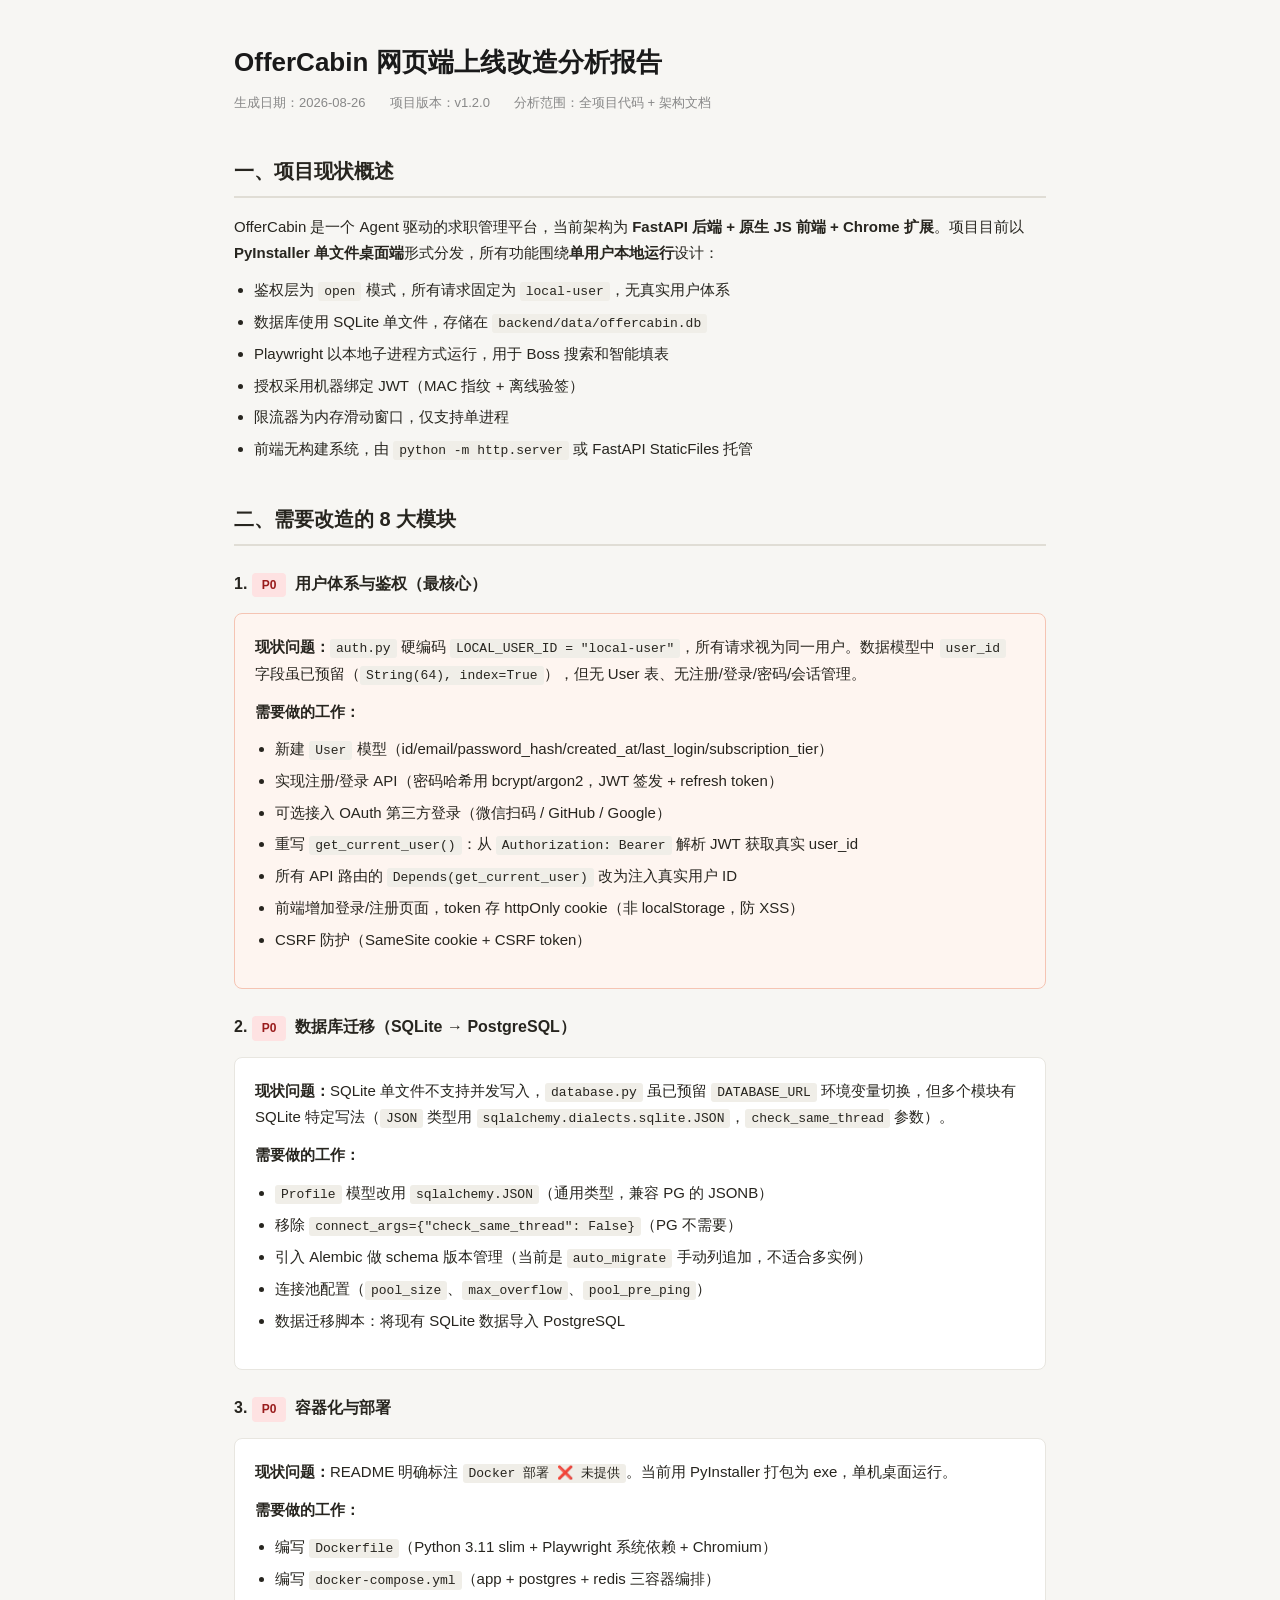
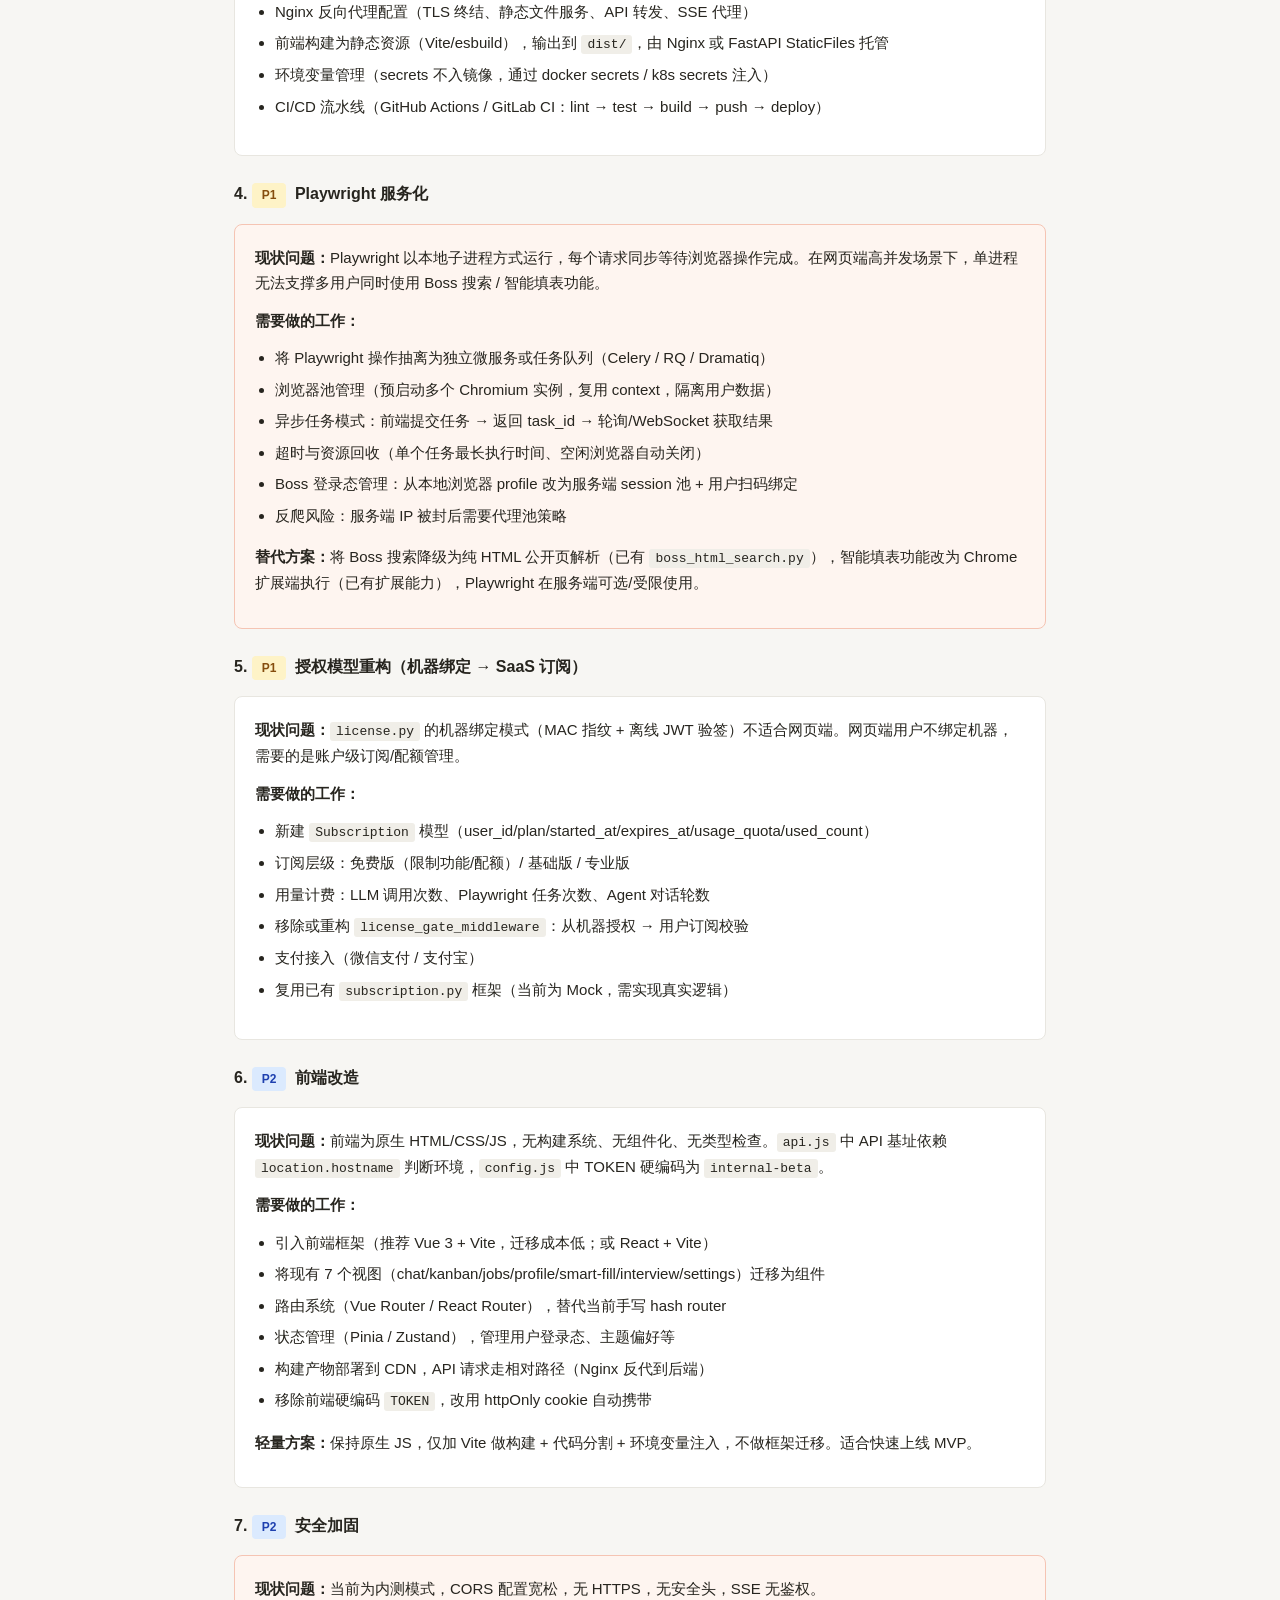
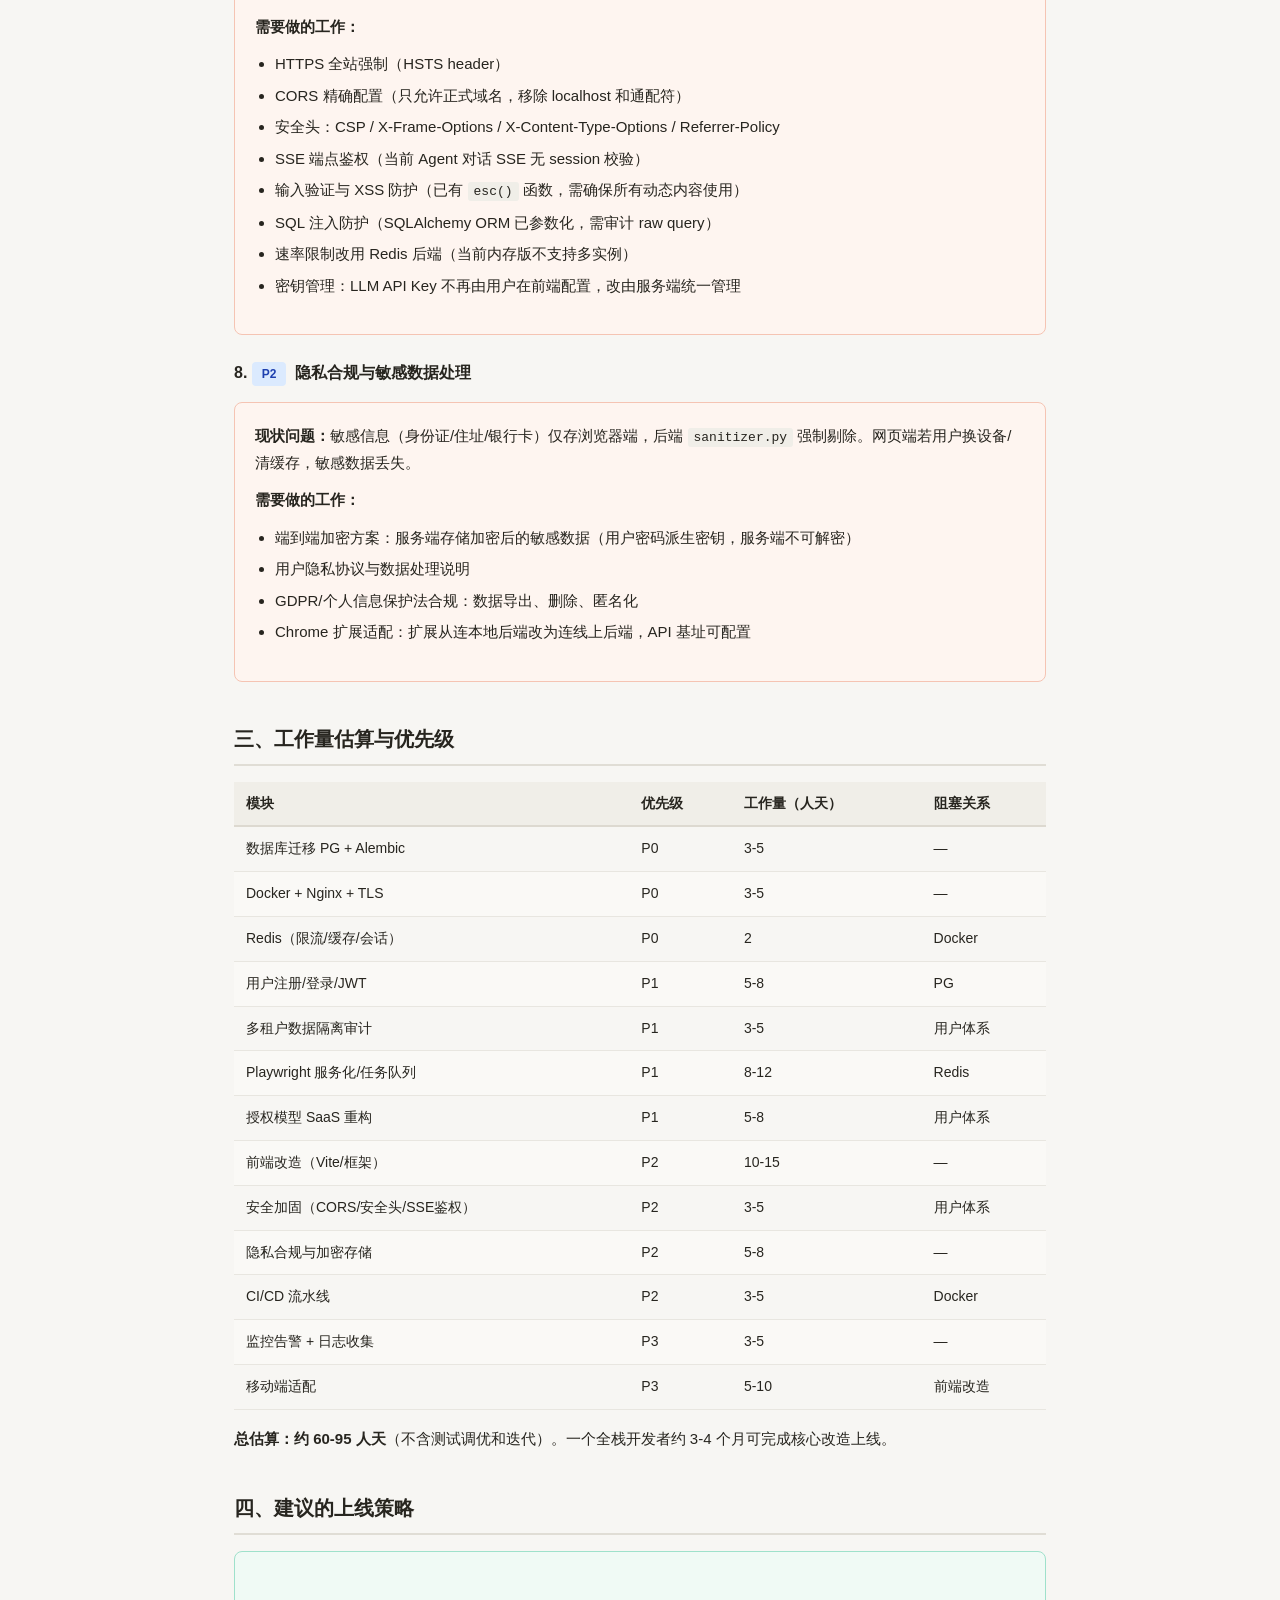
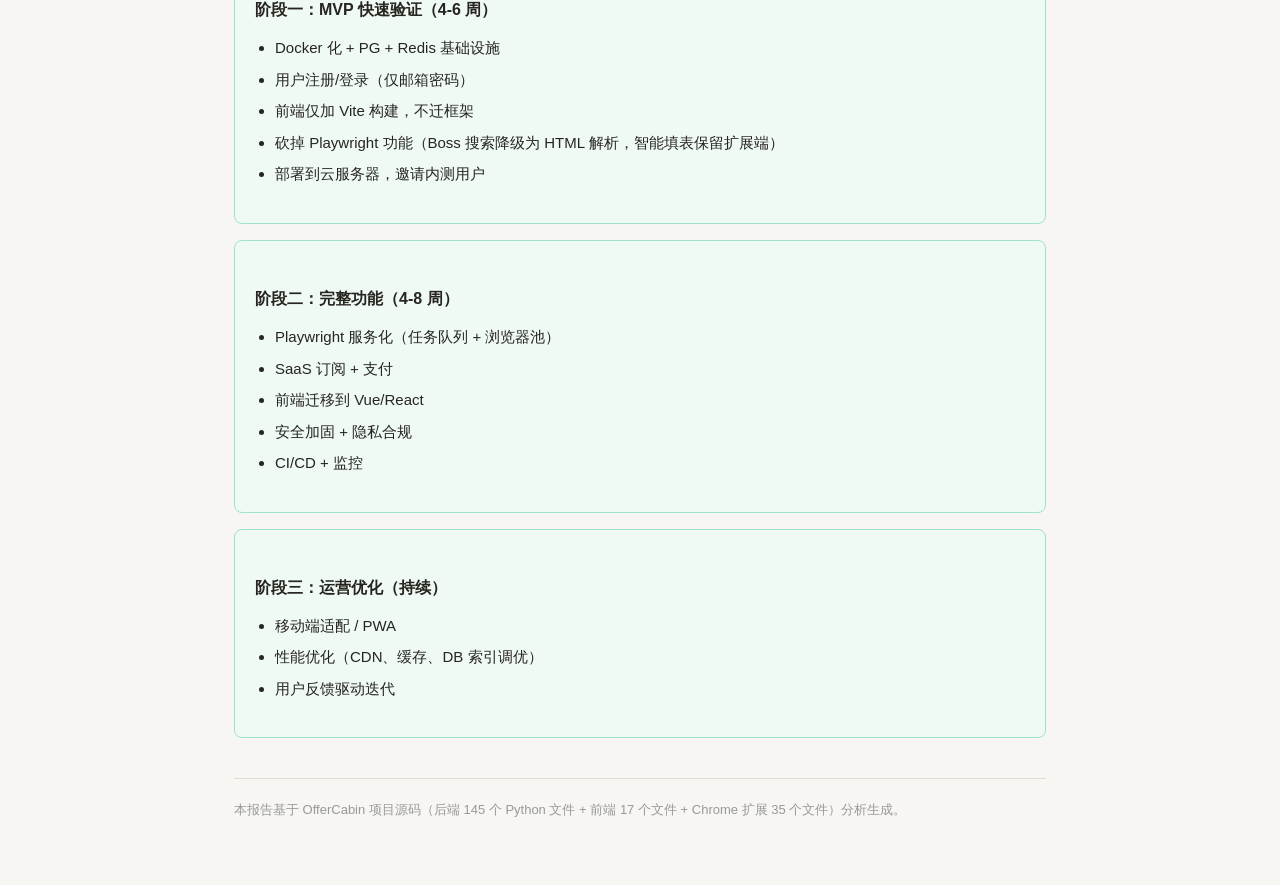
<file: docs/web-deployment-analysis.html>
<!DOCTYPE html>
<html lang="zh-CN">
<head>
<meta charset="UTF-8">
<meta name="viewport" content="width=device-width, initial-scale=1.0">
<title>OfferCabin 网页端上线改造分析报告</title>
<style>
  * { margin: 0; padding: 0; box-sizing: border-box; }
  body {
    font-family: -apple-system, "Segoe UI", "Microsoft YaHei", sans-serif;
    background: #f7f6f3;
    color: #27251f;
    line-height: 1.7;
    font-size: 15px;
  }
  .container { max-width: 860px; margin: 0 auto; padding: 40px 24px 80px; }
  h1 { font-size: 26px; font-weight: 600; margin-bottom: 8px; color: #1a1a1a; }
  .subtitle { color: #666; font-size: 14px; margin-bottom: 32px; }
  h2 { font-size: 20px; font-weight: 600; margin: 40px 0 16px; padding-bottom: 8px; border-bottom: 2px solid #e0ddd5; }
  h3 { font-size: 16px; font-weight: 600; margin: 24px 0 12px; }
  p { margin-bottom: 12px; }
  .meta { display: flex; gap: 24px; margin-bottom: 24px; font-size: 13px; color: #888; }
  .meta span { display: flex; align-items: center; gap: 6px; }
  .badge { display: inline-block; padding: 2px 10px; border-radius: 4px; font-size: 12px; font-weight: 600; margin-right: 4px; }
  .p0 { background: #fee2e2; color: #991b1b; }
  .p1 { background: #fef3c7; color: #854d0e; }
  .p2 { background: #dbeafe; color: #1e40af; }
  .p3 { background: #d1fae5; color: #065f46; }
  table { width: 100%; border-collapse: collapse; margin: 16px 0; font-size: 14px; }
  th { background: #f0eee8; padding: 10px 12px; text-align: left; font-weight: 600; border-bottom: 2px solid #ddd9d0; }
  td { padding: 10px 12px; border-bottom: 1px solid #e8e6e0; vertical-align: top; }
  tr:nth-child(even) td { background: #faf9f6; }
  .card { background: #fff; border: 1px solid #e8e6e0; border-radius: 8px; padding: 20px; margin: 16px 0; }
  .card.warn { border-color: #f5c4b3; background: #fef5f0; }
  .card.tip { border-color: #9fe1cb; background: #f0faf5; }
  ul, ol { margin: 8px 0 16px 20px; }
  li { margin-bottom: 6px; }
  code { background: #f0eee8; padding: 2px 6px; border-radius: 3px; font-size: 13px; font-family: "Cascadia Code", "Fira Code", monospace; }
  .footer { margin-top: 40px; padding-top: 20px; border-top: 1px solid #e0ddd5; font-size: 13px; color: #999; }
</style>
</head>
<body>
<div class="container">
  <h1>OfferCabin 网页端上线改造分析报告</h1>
  <div class="meta">
    <span>生成日期：2026-08-26</span>
    <span>项目版本：v1.2.0</span>
    <span>分析范围：全项目代码 + 架构文档</span>
  </div>

  <h2>一、项目现状概述</h2>
  <p>OfferCabin 是一个 Agent 驱动的求职管理平台，当前架构为 <strong>FastAPI 后端 + 原生 JS 前端 + Chrome 扩展</strong>。项目目前以 <strong>PyInstaller 单文件桌面端</strong>形式分发，所有功能围绕<strong>单用户本地运行</strong>设计：</p>
  <ul>
    <li>鉴权层为 <code>open</code> 模式，所有请求固定为 <code>local-user</code>，无真实用户体系</li>
    <li>数据库使用 SQLite 单文件，存储在 <code>backend/data/offercabin.db</code></li>
    <li>Playwright 以本地子进程方式运行，用于 Boss 搜索和智能填表</li>
    <li>授权采用机器绑定 JWT（MAC 指纹 + 离线验签）</li>
    <li>限流器为内存滑动窗口，仅支持单进程</li>
    <li>前端无构建系统，由 <code>python -m http.server</code> 或 FastAPI StaticFiles 托管</li>
  </ul>

  <h2>二、需要改造的 8 大模块</h2>

  <h3>1. <span class="badge p0">P0</span> 用户体系与鉴权（最核心）</h3>
  <div class="card warn">
    <p><strong>现状问题：</strong><code>auth.py</code> 硬编码 <code>LOCAL_USER_ID = "local-user"</code>，所有请求视为同一用户。数据模型中 <code>user_id</code> 字段虽已预留（<code>String(64), index=True</code>），但无 User 表、无注册/登录/密码/会话管理。</p>
    <p><strong>需要做的工作：</strong></p>
    <ul>
      <li>新建 <code>User</code> 模型（id/email/password_hash/created_at/last_login/subscription_tier）</li>
      <li>实现注册/登录 API（密码哈希用 bcrypt/argon2，JWT 签发 + refresh token）</li>
      <li>可选接入 OAuth 第三方登录（微信扫码 / GitHub / Google）</li>
      <li>重写 <code>get_current_user()</code>：从 <code>Authorization: Bearer</code> 解析 JWT 获取真实 user_id</li>
      <li>所有 API 路由的 <code>Depends(get_current_user)</code> 改为注入真实用户 ID</li>
      <li>前端增加登录/注册页面，token 存 httpOnly cookie（非 localStorage，防 XSS）</li>
      <li>CSRF 防护（SameSite cookie + CSRF token）</li>
    </ul>
  </div>

  <h3>2. <span class="badge p0">P0</span> 数据库迁移（SQLite → PostgreSQL）</h3>
  <div class="card">
    <p><strong>现状问题：</strong>SQLite 单文件不支持并发写入，<code>database.py</code> 虽已预留 <code>DATABASE_URL</code> 环境变量切换，但多个模块有 SQLite 特定写法（<code>JSON</code> 类型用 <code>sqlalchemy.dialects.sqlite.JSON</code>，<code>check_same_thread</code> 参数）。</p>
    <p><strong>需要做的工作：</strong></p>
    <ul>
      <li><code>Profile</code> 模型改用 <code>sqlalchemy.JSON</code>（通用类型，兼容 PG 的 JSONB）</li>
      <li>移除 <code>connect_args={"check_same_thread": False}</code>（PG 不需要）</li>
      <li>引入 Alembic 做 schema 版本管理（当前是 <code>auto_migrate</code> 手动列追加，不适合多实例）</li>
      <li>连接池配置（<code>pool_size</code>、<code>max_overflow</code>、<code>pool_pre_ping</code>）</li>
      <li>数据迁移脚本：将现有 SQLite 数据导入 PostgreSQL</li>
    </ul>
  </div>

  <h3>3. <span class="badge p0">P0</span> 容器化与部署</h3>
  <div class="card">
    <p><strong>现状问题：</strong>README 明确标注 <code>Docker 部署 ❌ 未提供</code>。当前用 PyInstaller 打包为 exe，单机桌面运行。</p>
    <p><strong>需要做的工作：</strong></p>
    <ul>
      <li>编写 <code>Dockerfile</code>（Python 3.11 slim + Playwright 系统依赖 + Chromium）</li>
      <li>编写 <code>docker-compose.yml</code>（app + postgres + redis 三容器编排）</li>
      <li>Nginx 反向代理配置（TLS 终结、静态文件服务、API 转发、SSE 代理）</li>
      <li>前端构建为静态资源（Vite/esbuild），输出到 <code>dist/</code>，由 Nginx 或 FastAPI StaticFiles 托管</li>
      <li>环境变量管理（secrets 不入镜像，通过 docker secrets / k8s secrets 注入）</li>
      <li>CI/CD 流水线（GitHub Actions / GitLab CI：lint → test → build → push → deploy）</li>
    </ul>
  </div>

  <h3>4. <span class="badge p1">P1</span> Playwright 服务化</h3>
  <div class="card warn">
    <p><strong>现状问题：</strong>Playwright 以本地子进程方式运行，每个请求同步等待浏览器操作完成。在网页端高并发场景下，单进程无法支撑多用户同时使用 Boss 搜索 / 智能填表功能。</p>
    <p><strong>需要做的工作：</strong></p>
    <ul>
      <li>将 Playwright 操作抽离为独立微服务或任务队列（Celery / RQ / Dramatiq）</li>
      <li>浏览器池管理（预启动多个 Chromium 实例，复用 context，隔离用户数据）</li>
      <li>异步任务模式：前端提交任务 → 返回 task_id → 轮询/WebSocket 获取结果</li>
      <li>超时与资源回收（单个任务最长执行时间、空闲浏览器自动关闭）</li>
      <li>Boss 登录态管理：从本地浏览器 profile 改为服务端 session 池 + 用户扫码绑定</li>
      <li>反爬风险：服务端 IP 被封后需要代理池策略</li>
    </ul>
    <p><strong>替代方案：</strong>将 Boss 搜索降级为纯 HTML 公开页解析（已有 <code>boss_html_search.py</code>），智能填表功能改为 Chrome 扩展端执行（已有扩展能力），Playwright 在服务端可选/受限使用。</p>
  </div>

  <h3>5. <span class="badge p1">P1</span> 授权模型重构（机器绑定 → SaaS 订阅）</h3>
  <div class="card">
    <p><strong>现状问题：</strong><code>license.py</code> 的机器绑定模式（MAC 指纹 + 离线 JWT 验签）不适合网页端。网页端用户不绑定机器，需要的是账户级订阅/配额管理。</p>
    <p><strong>需要做的工作：</strong></p>
    <ul>
      <li>新建 <code>Subscription</code> 模型（user_id/plan/started_at/expires_at/usage_quota/used_count）</li>
      <li>订阅层级：免费版（限制功能/配额）/ 基础版 / 专业版</li>
      <li>用量计费：LLM 调用次数、Playwright 任务次数、Agent 对话轮数</li>
      <li>移除或重构 <code>license_gate_middleware</code>：从机器授权 → 用户订阅校验</li>
      <li>支付接入（微信支付 / 支付宝）</li>
      <li>复用已有 <code>subscription.py</code> 框架（当前为 Mock，需实现真实逻辑）</li>
    </ul>
  </div>

  <h3>6. <span class="badge p2">P2</span> 前端改造</h3>
  <div class="card">
    <p><strong>现状问题：</strong>前端为原生 HTML/CSS/JS，无构建系统、无组件化、无类型检查。<code>api.js</code> 中 API 基址依赖 <code>location.hostname</code> 判断环境，<code>config.js</code> 中 TOKEN 硬编码为 <code>internal-beta</code>。</p>
    <p><strong>需要做的工作：</strong></p>
    <ul>
      <li>引入前端框架（推荐 Vue 3 + Vite，迁移成本低；或 React + Vite）</li>
      <li>将现有 7 个视图（chat/kanban/jobs/profile/smart-fill/interview/settings）迁移为组件</li>
      <li>路由系统（Vue Router / React Router），替代当前手写 hash router</li>
      <li>状态管理（Pinia / Zustand），管理用户登录态、主题偏好等</li>
      <li>构建产物部署到 CDN，API 请求走相对路径（Nginx 反代到后端）</li>
      <li>移除前端硬编码 <code>TOKEN</code>，改用 httpOnly cookie 自动携带</li>
    </ul>
    <p><strong>轻量方案：</strong>保持原生 JS，仅加 Vite 做构建 + 代码分割 + 环境变量注入，不做框架迁移。适合快速上线 MVP。</p>
  </div>

  <h3>7. <span class="badge p2">P2</span> 安全加固</h3>
  <div class="card warn">
    <p><strong>现状问题：</strong>当前为内测模式，CORS 配置宽松，无 HTTPS，无安全头，SSE 无鉴权。</p>
    <p><strong>需要做的工作：</strong></p>
    <ul>
      <li>HTTPS 全站强制（HSTS header）</li>
      <li>CORS 精确配置（只允许正式域名，移除 localhost 和通配符）</li>
      <li>安全头：CSP / X-Frame-Options / X-Content-Type-Options / Referrer-Policy</li>
      <li>SSE 端点鉴权（当前 Agent 对话 SSE 无 session 校验）</li>
      <li>输入验证与 XSS 防护（已有 <code>esc()</code> 函数，需确保所有动态内容使用）</li>
      <li>SQL 注入防护（SQLAlchemy ORM 已参数化，需审计 raw query）</li>
      <li>速率限制改用 Redis 后端（当前内存版不支持多实例）</li>
      <li>密钥管理：LLM API Key 不再由用户在前端配置，改由服务端统一管理</li>
    </ul>
  </div>

  <h3>8. <span class="badge p2">P2</span> 隐私合规与敏感数据处理</h3>
  <div class="card warn">
    <p><strong>现状问题：</strong>敏感信息（身份证/住址/银行卡）仅存浏览器端，后端 <code>sanitizer.py</code> 强制剔除。网页端若用户换设备/清缓存，敏感数据丢失。</p>
    <p><strong>需要做的工作：</strong></p>
    <ul>
      <li>端到端加密方案：服务端存储加密后的敏感数据（用户密码派生密钥，服务端不可解密）</li>
      <li>用户隐私协议与数据处理说明</li>
      <li>GDPR/个人信息保护法合规：数据导出、删除、匿名化</li>
      <li>Chrome 扩展适配：扩展从连本地后端改为连线上后端，API 基址可配置</li>
    </ul>
  </div>

  <h2>三、工作量估算与优先级</h2>
  <table>
    <thead>
      <tr>
        <th>模块</th><th>优先级</th><th>工作量（人天）</th><th>阻塞关系</th>
      </tr>
    </thead>
    <tbody>
      <tr><td>数据库迁移 PG + Alembic</td><td>P0</td><td>3-5</td><td>—</td></tr>
      <tr><td>Docker + Nginx + TLS</td><td>P0</td><td>3-5</td><td>—</td></tr>
      <tr><td>Redis（限流/缓存/会话）</td><td>P0</td><td>2</td><td>Docker</td></tr>
      <tr><td>用户注册/登录/JWT</td><td>P1</td><td>5-8</td><td>PG</td></tr>
      <tr><td>多租户数据隔离审计</td><td>P1</td><td>3-5</td><td>用户体系</td></tr>
      <tr><td>Playwright 服务化/任务队列</td><td>P1</td><td>8-12</td><td>Redis</td></tr>
      <tr><td>授权模型 SaaS 重构</td><td>P1</td><td>5-8</td><td>用户体系</td></tr>
      <tr><td>前端改造（Vite/框架）</td><td>P2</td><td>10-15</td><td>—</td></tr>
      <tr><td>安全加固（CORS/安全头/SSE鉴权）</td><td>P2</td><td>3-5</td><td>用户体系</td></tr>
      <tr><td>隐私合规与加密存储</td><td>P2</td><td>5-8</td><td>—</td></tr>
      <tr><td>CI/CD 流水线</td><td>P2</td><td>3-5</td><td>Docker</td></tr>
      <tr><td>监控告警 + 日志收集</td><td>P3</td><td>3-5</td><td>—</td></tr>
      <tr><td>移动端适配</td><td>P3</td><td>5-10</td><td>前端改造</td></tr>
    </tbody>
  </table>
  <p><strong>总估算：约 60-95 人天</strong>（不含测试调优和迭代）。一个全栈开发者约 3-4 个月可完成核心改造上线。</p>

  <h2>四、建议的上线策略</h2>
  <div class="card tip">
    <h3>阶段一：MVP 快速验证（4-6 周）</h3>
    <ul>
      <li>Docker 化 + PG + Redis 基础设施</li>
      <li>用户注册/登录（仅邮箱密码）</li>
      <li>前端仅加 Vite 构建，不迁框架</li>
      <li>砍掉 Playwright 功能（Boss 搜索降级为 HTML 解析，智能填表保留扩展端）</li>
      <li>部署到云服务器，邀请内测用户</li>
    </ul>
  </div>
  <div class="card tip">
    <h3>阶段二：完整功能（4-8 周）</h3>
    <ul>
      <li>Playwright 服务化（任务队列 + 浏览器池）</li>
      <li>SaaS 订阅 + 支付</li>
      <li>前端迁移到 Vue/React</li>
      <li>安全加固 + 隐私合规</li>
      <li>CI/CD + 监控</li>
    </ul>
  </div>
  <div class="card tip">
    <h3>阶段三：运营优化（持续）</h3>
    <ul>
      <li>移动端适配 / PWA</li>
      <li>性能优化（CDN、缓存、DB 索引调优）</li>
      <li>用户反馈驱动迭代</li>
    </ul>
  </div>

  <div class="footer">
    本报告基于 OfferCabin 项目源码（后端 145 个 Python 文件 + 前端 17 个文件 + Chrome 扩展 35 个文件）分析生成。
  </div>
</div>
</body>
</html>
</file>
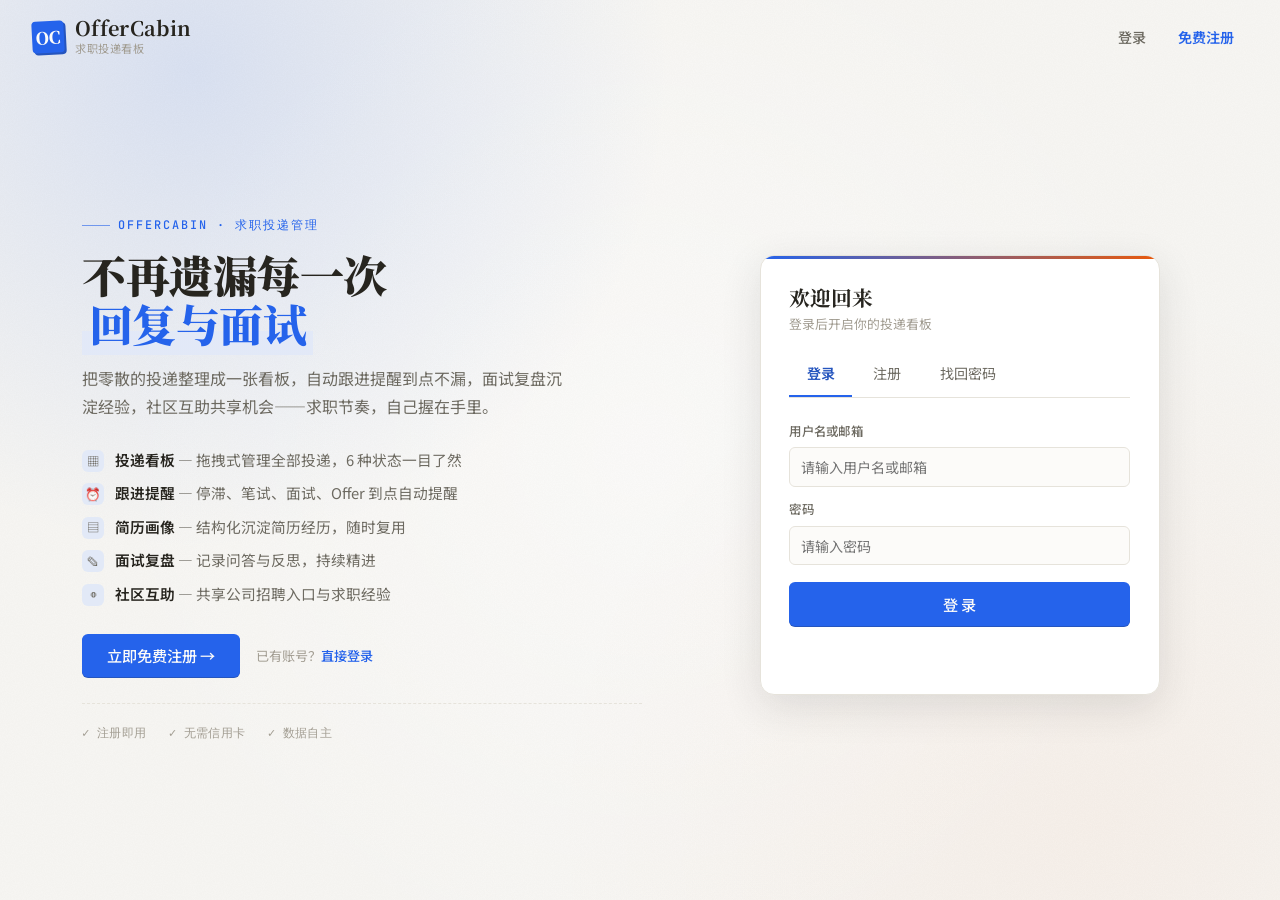
<file: frontend/web/login.html>
<!DOCTYPE html>
<html lang="zh-CN">
<head>
    <meta charset="UTF-8">
    <meta name="viewport" content="width=device-width, initial-scale=1.0">
    <title>OfferCabin — 求职投递看板</title>
    <meta name="description" content="把零散的投递整理成一张看板：自动跟进提醒、面试复盘、简历画像、社区互助。注册即用，不再遗漏每一次回复与面试。">
    <meta http-equiv="Cache-Control" content="no-cache, no-store, must-revalidate">
    <meta http-equiv="Pragma" content="no-cache">
    <meta http-equiv="Expires" content="0">
    <link rel="stylesheet" href="styles/main.css?v=10">
    <script>
        // 主题引导：在首次绘制前应用，避免 FOUC（与 index.html 保持一致）
        (function () {
            try {
                var t = localStorage.getItem('oc_theme') || 'paper';
                var dark = { ink: 1, forest: 1, ocean: 1 };
                document.documentElement.setAttribute('data-theme', t);
                if (dark[t]) document.documentElement.classList.add('is-dark-pending');
            } catch (e) {}
        })();
    </script>
    <style>
        /* ===== 落地页专属样式（全部复用 main.css 设计变量）===== */
        .hidden { display: none !important; } /* 表单切换显隐工具类 */
        .lp-shell { min-height: 100vh; display: flex; flex-direction: column; position: relative; z-index: 2; }

        /* 顶栏：登录页用极简 navbar，右侧只放登录/注册入口 */
        .lp-nav { display: flex; justify-content: space-between; align-items: center; padding: 1rem 2rem; }
        .lp-nav .nav-links a { font-size: 0.88rem; }
        .lp-nav-link {
            text-decoration: none; color: var(--ink-soft); font-weight: 500; font-size: 0.88rem;
            padding: 0.45rem 0.85rem; border-radius: 6px; transition: all 0.2s var(--ease);
            background: none; border: none; cursor: pointer; font-family: inherit;
        }
        .lp-nav-link:hover { color: var(--olive); background: var(--olive-glow); }

        /* 主体：split 双栏 */
        .lp-main {
            flex: 1; display: grid; grid-template-columns: 1.1fr 0.9fr;
            align-items: center; gap: 3.5rem; max-width: 1180px;
            width: 100%; margin: 0 auto; padding: 1.5rem 2rem 3rem;
        }

        /* —— 左侧 hero —— */
        .lp-hero { max-width: 560px; }
        .lp-eyebrow {
            font-family: var(--font-mono); font-size: 0.74rem; color: var(--olive);
            letter-spacing: 2px; text-transform: uppercase; margin-bottom: 0.9rem;
            font-weight: 500; display: inline-flex; align-items: center; gap: 0.5rem;
        }
        .lp-eyebrow::before {
            content: ''; width: 28px; height: 1px; background: var(--olive); opacity: 0.6;
        }
        .lp-hero-title {
            font-family: var(--font-serif); font-size: 2.75rem; font-weight: 900;
            color: var(--ink); line-height: 1.12; letter-spacing: -0.5px; margin-bottom: 1rem;
        }
        .lp-hero-title em {
            font-style: normal; color: var(--olive);
            background: linear-gradient(180deg, transparent 62%, var(--olive-soft) 62%);
            padding: 0 0.15em;
        }
        .lp-hero-sub {
            font-size: 1rem; color: var(--ink-soft); line-height: 1.75; max-width: 480px; margin-bottom: 1.8rem;
        }

        /* 功能卖点 */
        .lp-features { list-style: none; display: flex; flex-direction: column; gap: 0.65rem; margin-bottom: 1.8rem; }
        .lp-feature {
            display: flex; align-items: flex-start; gap: 0.7rem;
            font-size: 0.92rem; color: var(--ink); line-height: 1.5;
        }
        .lp-feature-ico {
            flex-shrink: 0; width: 22px; height: 22px; border-radius: 6px;
            background: var(--olive-soft); color: var(--olive-dark);
            display: grid; place-items: center; font-size: 0.78rem; margin-top: 1px;
        }
        .lp-feature b { font-weight: 600; color: var(--ink); }
        .lp-feature span { color: var(--ink-soft); }

        /* CTA */
        .lp-cta { display: flex; align-items: center; gap: 1rem; flex-wrap: wrap; }
        .lp-cta .btn { padding: 0.7rem 1.5rem; font-size: 0.95rem; }
        .lp-cta-hint { font-size: 0.82rem; color: var(--ink-faint); }
        .lp-cta-hint a { color: var(--olive); text-decoration: none; font-weight: 500; }
        .lp-cta-hint a:hover { text-decoration: underline; }

        /* 信任行 */
        .lp-trust {
            margin-top: 1.6rem; padding-top: 1.2rem; border-top: 1px dashed var(--line);
            display: flex; gap: 1.4rem; flex-wrap: wrap;
            font-size: 0.78rem; color: var(--ink-faint); font-family: var(--font-mono); letter-spacing: 0.3px;
        }
        .lp-trust span { display: inline-flex; align-items: center; gap: 0.35rem; }

        /* —— 右侧卡片 —— */
        .lp-card-wrap { display: flex; justify-content: center; }
        .lp-card {
            width: 400px; max-width: 100%; background: var(--card);
            border: 1px solid var(--line); border-radius: 14px;
            padding: 1.8rem 1.8rem 1.4rem; box-shadow: var(--shadow-lg);
            position: relative; overflow: hidden;
        }
        .lp-card::before {
            content: ''; position: absolute; top: 0; left: 0; right: 0; height: 3px;
            background: linear-gradient(90deg, var(--olive), var(--terra));
        }
        .lp-card-head { margin-bottom: 1.1rem; }
        .lp-card-title {
            font-family: var(--font-serif); font-size: 1.3rem; font-weight: 700;
            color: var(--ink); margin: 0 0 0.25rem; line-height: 1.2;
        }
        .lp-card-sub { font-size: 0.8rem; color: var(--ink-faint); margin: 0; }

        /* 表单（复用 .form-field 配色，落地页单列布局）*/
        .lp-form .form-field { margin-bottom: 0.85rem; }
        .lp-form .form-field label { font-size: 0.78rem; }
        .lp-form .btn { width: 100%; padding: 0.72rem; font-size: 0.95rem; justify-content: center; margin-top: 0.2rem; }

        .lp-msg { min-height: 20px; font-size: 0.8rem; margin-top: 0.6rem; line-height: 1.4; }
        .lp-msg.error { color: var(--danger); }
        .lp-msg.success { color: var(--success); }
        .lp-msg.info { color: var(--ink-faint); }

        .lp-hint { font-size: 0.76rem; color: var(--ink-faint); margin-top: 1rem; text-align: center; }

        /* —— 入场动画 —— */
        @keyframes lpRise {
            from { opacity: 0; transform: translateY(18px); }
            to { opacity: 1; transform: translateY(0); }
        }
        .lp-hero > * { animation: lpRise 0.6s var(--ease-out) backwards; }
        .lp-hero > *:nth-child(1) { animation-delay: 0.05s; }
        .lp-hero > *:nth-child(2) { animation-delay: 0.13s; }
        .lp-hero > *:nth-child(3) { animation-delay: 0.21s; }
        .lp-hero > *:nth-child(4) { animation-delay: 0.29s; }
        .lp-hero > *:nth-child(5) { animation-delay: 0.37s; }
        .lp-hero > *:nth-child(6) { animation-delay: 0.45s; }
        .lp-card { animation: lpRise 0.7s var(--ease-out) 0.3s backwards; }

        @media (prefers-reduced-motion: reduce) {
            .lp-hero > *, .lp-card { animation: none !important; }
        }

        /* —— 响应式：移动端单列，hero 在上、卡片在下 —— */
        @media (max-width: 880px) {
            .lp-nav { padding: 0.9rem 1.2rem; }
            .lp-main { grid-template-columns: 1fr; gap: 2rem; padding: 1rem 1.2rem 2.5rem; }
            .lp-hero-title { font-size: 2.1rem; }
            .lp-card { width: 100%; }
            /* 移动端先展示卡片入口更顺手：卡片排到 hero 之前 */
            .lp-main { display: flex; flex-direction: column; }
            .lp-card-wrap { order: -1; }
        }
        @media (max-width: 480px) {
            .lp-nav .nav-brand-text p { display: none; }
            .lp-hero-title { font-size: 1.85rem; }
            .lp-card { padding: 1.5rem 1.3rem 1.2rem; }
        }
    </style>
</head>
<body>
    <div class="lp-shell">
        <!-- 顶栏 -->
        <nav class="lp-nav">
            <div class="nav-brand">
                <div class="nav-brand-mark">OC</div>
                <div class="nav-brand-text">
                    <h1>OfferCabin</h1>
                    <p>求职投递看板</p>
                </div>
            </div>
            <div class="nav-links">
                <button class="lp-nav-link" data-tab="login">登录</button>
                <button class="lp-nav-link" data-tab="register" style="color:var(--olive);font-weight:600;">免费注册</button>
            </div>
        </nav>

        <!-- 主体 split -->
        <main class="lp-main">
            <!-- 左侧：宣传 hero -->
            <section class="lp-hero">
                <span class="lp-eyebrow">OfferCabin · 求职投递管理</span>
                <h2 class="lp-hero-title">不再遗漏每一次<br><em>回复与面试</em></h2>
                <p class="lp-hero-sub">把零散的投递整理成一张看板，自动跟进提醒到点不漏，面试复盘沉淀经验，社区互助共享机会——求职节奏，自己握在手里。</p>

                <ul class="lp-features">
                    <li class="lp-feature">
                        <span class="lp-feature-ico">▦</span>
                        <span><b>投递看板</b> — 拖拽式管理全部投递，6 种状态一目了然</span>
                    </li>
                    <li class="lp-feature">
                        <span class="lp-feature-ico">⏰</span>
                        <span><b>跟进提醒</b> — 停滞、笔试、面试、Offer 到点自动提醒</span>
                    </li>
                    <li class="lp-feature">
                        <span class="lp-feature-ico">▤</span>
                        <span><b>简历画像</b> — 结构化沉淀简历经历，随时复用</span>
                    </li>
                    <li class="lp-feature">
                        <span class="lp-feature-ico">✎</span>
                        <span><b>面试复盘</b> — 记录问答与反思，持续精进</span>
                    </li>
                    <li class="lp-feature">
                        <span class="lp-feature-ico">◍</span>
                        <span><b>社区互助</b> — 共享公司招聘入口与求职经验</span>
                    </li>
                </ul>

                <div class="lp-cta">
                    <button class="btn btn-primary" data-tab="register">立即免费注册 →</button>
                    <span class="lp-cta-hint">已有账号？<a href="#" data-tab="login">直接登录</a></span>
                </div>

                <div class="lp-trust">
                    <span>✓ 注册即用</span>
                    <span>✓ 无需信用卡</span>
                    <span>✓ 数据自主</span>
                </div>
            </section>

            <!-- 右侧：登录/注册卡片 -->
            <section class="lp-card-wrap">
                <div class="lp-card">
                    <div class="lp-card-head">
                        <h3 class="lp-card-title" id="card-title">欢迎回来</h3>
                        <p class="lp-card-sub" id="card-sub">登录后开启你的投递看板</p>
                    </div>

                    <div class="tabs" id="tabs">
                        <button class="tab active" data-tab="login">登录</button>
                        <button class="tab" data-tab="register">注册</button>
                        <button class="tab" data-tab="forgot">找回密码</button>
                    </div>

                    <!-- 登录 -->
                    <form id="form-login" class="lp-form" data-name="login">
                        <div class="form-field">
                            <label for="login-account">用户名或邮箱</label>
                            <input id="login-account" type="text" autocomplete="username" placeholder="请输入用户名或邮箱">
                        </div>
                        <div class="form-field">
                            <label for="login-password">密码</label>
                            <input id="login-password" type="password" autocomplete="current-password" placeholder="请输入密码">
                        </div>
                        <button class="btn btn-primary" type="submit">登 录</button>
                        <div class="lp-msg" id="msg-login"></div>
                    </form>

                    <!-- 注册 -->
                    <form id="form-register" class="lp-form hidden" data-name="register">
                        <div class="form-field">
                            <label for="reg-username">用户名</label>
                            <input id="reg-username" type="text" autocomplete="username" placeholder="2-32 位字母/数字/下划线/中文">
                        </div>
                        <div class="form-field">
                            <label for="reg-email">邮箱</label>
                            <input id="reg-email" type="email" autocomplete="email" placeholder="用于找回密码">
                        </div>
                        <div class="form-field">
                            <label for="reg-password">密码</label>
                            <input id="reg-password" type="password" autocomplete="new-password" placeholder="至少 8 位">
                        </div>
                        <div class="form-field">
                            <label for="reg-invite">邀请码（选填）</label>
                            <input id="reg-invite" type="text" placeholder="如有邀请码请填写">
                        </div>
                        <button class="btn btn-primary" type="submit">注 册</button>
                        <div class="lp-msg" id="msg-register"></div>
                    </form>

                    <!-- 找回密码 -->
                    <form id="form-forgot" class="lp-form hidden" data-name="forgot">
                        <div class="form-field">
                            <label for="forgot-email">注册邮箱</label>
                            <input id="forgot-email" type="email" autocomplete="email" placeholder="请输入注册邮箱">
                        </div>
                        <div class="form-field hidden" id="forgot-extra">
                            <label for="forgot-token">重置令牌</label>
                            <input id="forgot-token" type="text" placeholder="向管理员获取重置令牌">
                        </div>
                        <div class="form-field hidden" id="forgot-newpass-wrap">
                            <label for="forgot-newpass">新密码</label>
                            <input id="forgot-newpass" type="password" autocomplete="new-password" placeholder="至少 8 位">
                        </div>
                        <button class="btn btn-primary" type="submit" id="forgot-btn">获取重置令牌</button>
                        <div class="lp-msg" id="msg-forgot"></div>
                    </form>

                    <div class="lp-hint" id="bottom-hint"></div>
                </div>
            </section>
        </main>
    </div>

    <script src="config.js?v=7"></script>
    <script src="motion.js?v=5"></script>
    <script src="app/api.js?v=7"></script>
    <script>
        (function () {
            var API = window.OfferCabinAPI;
            var Motion = window.OfferCabinMotion;
            var $ = function (id) { return document.getElementById(id); };

            // 已登录直接进首页
            if (API.isLoggedIn()) {
                location.href = 'index.html';
                return;
            }
            // 会话过期提示
            var params = new URLSearchParams(location.search);
            if (params.get('reason') === 'expired') {
                $('msg-login').className = 'lp-msg error';
                $('msg-login').textContent = '登录已过期，请重新登录';
            }

            // 卡片标题随 tab 切换
            var CARD_META = {
                login:   { title: '欢迎回来',        sub: '登录后开启你的投递看板' },
                register:{ title: '加入 OfferCabin',  sub: '注册即可用，无需信用卡' },
                forgot:  { title: '找回密码',         sub: '通过注册邮箱重置密码' }
            };

            function switchTab(name) {
                var tabs = document.querySelectorAll('.tab');
                tabs.forEach(function (t) {
                    t.classList.toggle('active', t.dataset.tab === name);
                });
                ['login', 'register', 'forgot'].forEach(function (n) {
                    $('form-' + n).classList.toggle('hidden', n !== name);
                });
                var meta = CARD_META[name] || CARD_META.login;
                $('card-title').textContent = meta.title;
                $('card-sub').textContent = meta.sub;
                $('bottom-hint').textContent = '';
                // 切换面板入场
                var panel = $('form-' + name);
                if (Motion && Motion.tabEnter) Motion.tabEnter(panel);
                // 移动端：点顶栏/CTA 切 tab 时，滚动到卡片
                if (window.innerWidth <= 880) {
                    var card = document.querySelector('.lp-card');
                    if (card) card.scrollIntoView({ behavior: 'smooth', block: 'center' });
                }
                // 自动聚焦首个输入框
                var first = panel.querySelector('input');
                if (first) setTimeout(function () { first.focus(); }, 50);
            }

            // tab 点击
            document.querySelectorAll('.tab').forEach(function (t) {
                t.addEventListener('click', function () { switchTab(t.dataset.tab); });
            });
            // 顶栏 / hero CTA 里的 data-tab 触发器
            document.querySelectorAll('[data-tab]').forEach(function (el) {
                if (el.classList.contains('tab')) return; // tab 自身已绑定
                el.addEventListener('click', function (e) {
                    e.preventDefault();
                    switchTab(el.dataset.tab);
                });
            });

            function show(id, text, type) {
                var el = $(id);
                el.className = 'lp-msg ' + (type || 'info');
                el.textContent = text;
            }
            function setBusy(btn, busy, text) {
                btn.disabled = busy;
                if (busy) { btn.dataset.text = btn.textContent; btn.textContent = text || '处理中...'; }
                else { btn.textContent = btn.dataset.text || btn.textContent; }
            }

            // 登录
            $('form-login').addEventListener('submit', async function (e) {
                e.preventDefault();
                var account = $('login-account').value.trim();
                var password = $('login-password').value;
                if (!account || !password) return show('msg-login', '请输入账号和密码', 'error');
                var btn = $('form-login').querySelector('button[type=submit]');
                setBusy(btn, true);
                try {
                    await API.auth.login(account, password);
                    location.href = 'index.html';
                } catch (err) {
                    show('msg-login', err.message, 'error');
                } finally { setBusy(btn, false); }
            });

            // 注册
            $('form-register').addEventListener('submit', async function (e) {
                e.preventDefault();
                var username = $('reg-username').value.trim();
                var email = $('reg-email').value.trim();
                var password = $('reg-password').value;
                var invite_code = $('reg-invite').value.trim() || undefined;
                if (!username || !email || !password) return show('msg-register', '请填写完整信息', 'error');
                var btn = $('form-register').querySelector('button[type=submit]');
                setBusy(btn, true);
                try {
                    await API.auth.register({ username: username, email: email, password: password, invite_code: invite_code });
                    location.href = 'index.html';
                } catch (err) {
                    show('msg-register', err.message, 'error');
                } finally { setBusy(btn, false); }
            });

            // 找回密码：两步（1 获取令牌 → 2 重置）
            var resetToken = '';
            $('form-forgot').addEventListener('submit', async function (e) {
                e.preventDefault();
                var email = $('forgot-email').value.trim();
                var btn = $('forgot-btn');
                if (!resetToken) {
                    if (!email) return show('msg-forgot', '请输入注册邮箱', 'error');
                    setBusy(btn, true, '生成中...');
                    try {
                        var data = await API.auth.forgotPassword(email);
                        if (data && data.delivered === 'response' && data.reset_token) {
                            resetToken = data.reset_token;
                            show('msg-forgot', '重置令牌已生成（调试模式直接下发）', 'success');
                            $('forgot-extra').classList.remove('hidden');
                            $('forgot-newpass-wrap').classList.remove('hidden');
                            $('forgot-token').value = resetToken;
                            $('forgot-btn').textContent = '重置密码';
                        } else {
                            $('forgot-extra').classList.remove('hidden');
                            $('forgot-newpass-wrap').classList.remove('hidden');
                            show('msg-forgot', '已生成重置令牌，请联系管理员获取令牌后填写', 'success');
                            $('forgot-btn').textContent = '重置密码';
                            resetToken = 'pending';
                        }
                    } catch (err) {
                        show('msg-forgot', err.message, 'error');
                    } finally { setBusy(btn, false); }
                    return;
                }
                // 第二步：重置
                var tokenInput = $('forgot-token').value.trim();
                var newPassword = $('forgot-newpass').value;
                if (!tokenInput || !newPassword) return show('msg-forgot', '请填写令牌和新密码', 'error');
                setBusy(btn, true, '重置中...');
                try {
                    await API.auth.resetPassword(tokenInput, newPassword);
                    show('msg-forgot', '密码已重置，已自动登录，正在跳转...', 'success');
                    setTimeout(function () { location.href = 'index.html'; }, 800);
                } catch (err) {
                    show('msg-forgot', err.message, 'error');
                } finally { setBusy(btn, false); }
            });
        })();
    </script>
</body>
</html>
</file>
<file: frontend/web/styles/main.css>
/* ============================================
   OfferCabin Design System v2 — Modern Neutral Canvas
   参考 GitHub Primer / Linear / Notion 的配色纪律：
   - 近中性微着色画布（低饱和底色，任何主色放上去都协调）
   - 每个主题一个明确主色（--olive，可被主色调选择器覆盖）
   - 状态/语义色采用主流 Tailwind 色阶（浅色主题 600 / 暗色主题 400）
   - 所有派生色（-dark/-soft/-deep/-glow）用 var(--ink) / var(--paper-light)
     混合派生，明暗主题自动适配，无需逐主题覆写
   - Noto Serif SC for display, Noto Sans SC for body
   ============================================ */

@import url('https://fonts.googleapis.com/css2?family=Noto+Serif+SC:wght@500;700;900&family=Noto+Sans+SC:wght@400;500;700&family=JetBrains+Mono:wght@400;500&display=swap');

:root {
    /* Canvas — 暖调中性白（Ivory） */
    --paper: #f7f6f3;
    --paper-light: #fcfbf9;
    --paper-deep: #eeece6;
    --card: #ffffff;

    /* Ink */
    --ink: #27251f;
    --ink-soft: #6d6a61;
    --ink-faint: #a29d92;
    --ink-ghost: #c9c4b8;

    /* Primary — 主色（默认现代蓝，可被主色调选择器覆盖）
       -dark 混向 ink：浅色主题变深（悬浮态），暗色主题自动变浅 */
    --olive: #2563eb;
    --olive-dark: color-mix(in srgb, var(--olive) 78%, var(--ink));
    --olive-soft: color-mix(in srgb, var(--olive) 12%, var(--paper-light));
    --olive-glow: color-mix(in srgb, var(--olive) 14%, transparent);

    /* Warm secondary — 暖色辅助（悬浮强调、横幅等），同样自动派生 */
    --terra: #e8590c;
    --terra-soft: color-mix(in srgb, var(--terra) 10%, var(--paper-light));
    --terra-deep: color-mix(in srgb, var(--terra) 80%, var(--ink));

    /* Status colors — 主流语义色板（Tailwind 600 系）
       蓝=已投递(进行中,与主色同族) 琥珀=笔试(待办) 紫=面试(活跃)
       翠绿=录用(成功) 红=拒绝 石墨=撤回(归档)
       -deep 混向 ink → 浅色主题深字、暗色主题浅字，自动适配 */
    --st-applied: #2563eb;
    --st-applied-soft: color-mix(in srgb, var(--st-applied) 12%, var(--paper-light));
    --st-applied-deep: color-mix(in srgb, var(--st-applied) 80%, var(--ink));

    --st-assessment: #d97706;
    --st-assessment-soft: color-mix(in srgb, var(--st-assessment) 12%, var(--paper-light));
    --st-assessment-deep: color-mix(in srgb, var(--st-assessment) 80%, var(--ink));

    --st-interview: #7c3aed;
    --st-interview-soft: color-mix(in srgb, var(--st-interview) 11%, var(--paper-light));
    --st-interview-deep: color-mix(in srgb, var(--st-interview) 80%, var(--ink));

    --st-offer: #059669;
    --st-offer-soft: color-mix(in srgb, var(--st-offer) 11%, var(--paper-light));
    --st-offer-deep: color-mix(in srgb, var(--st-offer) 80%, var(--ink));

    --st-rejected: #dc2626;
    --st-rejected-soft: color-mix(in srgb, var(--st-rejected) 10%, var(--paper-light));
    --st-rejected-deep: color-mix(in srgb, var(--st-rejected) 80%, var(--ink));

    --st-withdrawn: #64748b;
    --st-withdrawn-soft: color-mix(in srgb, var(--st-withdrawn) 12%, var(--paper-light));
    --st-withdrawn-deep: color-mix(in srgb, var(--st-withdrawn) 78%, var(--ink));

    /* Lines */
    --line: #e6e3db;
    --line-soft: #edebe4;
    --line-faint: #f2f0ea;

    /* Semantic — 与状态色板对齐（Tailwind 600 系） */
    --danger: #dc2626;
    --success: #059669;
    --warn: #d97706;
    --info: #2563eb;

    /* Typography */
    --font-serif: 'Noto Serif SC', 'Songti SC', 'STSong', serif;
    --font-sans: 'Noto Sans SC', -apple-system, BlinkMacSystemFont, 'Helvetica Neue', sans-serif;
    --font-mono: 'JetBrains Mono', 'Cascadia Code', Consolas, monospace;

    /* Shadows */
    --shadow-sm: 0 1px 3px rgba(45, 42, 38, 0.04);
    --shadow-md: 0 4px 16px rgba(45, 42, 38, 0.08);
    --shadow-lg: 0 12px 40px rgba(45, 42, 38, 0.12);
    --shadow-olive: 0 4px 16px color-mix(in srgb, var(--olive) 18%, transparent);

    /* Motion */
    --ease: cubic-bezier(0.4, 0, 0.2, 1);
    --ease-out: cubic-bezier(0.16, 1, 0.3, 1);
}

* {
    margin: 0;
    padding: 0;
    box-sizing: border-box;
}

html { scroll-behavior: smooth; }

body {
    font-family: var(--font-sans);
    background: var(--paper);
    color: var(--ink);
    min-height: 100vh;
    line-height: 1.6;
    /* 氛围：主色光晕 + 暖色微光 + 中心提亮，全部由变量派生 */
    background-image:
        radial-gradient(circle at 15% 8%, var(--olive-glow) 0%, transparent 35%),
        radial-gradient(circle at 85% 92%, color-mix(in srgb, var(--terra) 4%, transparent) 0%, transparent 40%),
        radial-gradient(circle at 50% 50%, rgba(255, 255, 255, 0.5) 0%, transparent 70%);
    background-attachment: fixed;
}

/* Decorative grain overlay */
body::before {
    content: '';
    position: fixed;
    inset: 0;
    pointer-events: none;
    z-index: 1;
    opacity: 0.4;
    background-image: url("data:image/svg+xml,%3Csvg xmlns='http://www.w3.org/2000/svg' width='200' height='200' viewBox='0 0 200 200'%3E%3Cfilter id='n'%3E%3CfeTurbulence type='fractalNoise' baseFrequency='0.9' numOctaves='2' stitchTiles='stitch'/%3E%3CfeColorMatrix values='0 0 0 0 0.18 0 0 0 0 0.16 0 0 0 0 0.14 0 0 0 0.08 0'/%3E%3C/filter%3E%3Crect width='200' height='200' filter='url(%23n)'/%3E%3C/svg%3E");
    mix-blend-mode: multiply;
}

/* All content sits above grain */
.navbar, .container, .modal-overlay, .toast-container {
    position: relative;
    z-index: 2;
}

/* ============================================
   NAVBAR — Editorial masthead
   ============================================ */
.navbar {
    background: rgba(254, 253, 249, 0.92);
    backdrop-filter: blur(12px) saturate(120%);
    -webkit-backdrop-filter: blur(12px) saturate(120%);
    border-bottom: 1px solid var(--line);
    padding: 0.9rem 2rem;
    display: flex;
    justify-content: space-between;
    align-items: center;
    position: sticky;
    top: 0;
    z-index: 100;
}

.navbar::after {
    content: '';
    position: absolute;
    left: 0; right: 0; bottom: -1px;
    height: 1px;
    background: linear-gradient(90deg, transparent, var(--olive) 30%, var(--olive) 70%, transparent);
    opacity: 0.5;
}

.nav-brand {
    display: flex;
    align-items: center;
    gap: 0.7rem;
}

.nav-brand-mark {
    width: 32px;
    height: 32px;
    background: var(--olive);
    color: var(--paper-light);
    display: grid;
    place-items: center;
    font-family: var(--font-serif);
    font-weight: 900;
    font-size: 1.05rem;
    border-radius: 4px;
    transform: rotate(-3deg);
    box-shadow: 2px 2px 0 var(--olive-dark);
    transition: transform 0.3s var(--ease);
}

.nav-brand:hover .nav-brand-mark {
    transform: rotate(0deg);
}

.nav-brand-text h1 {
    font-family: var(--font-serif);
    font-size: 1.25rem;
    font-weight: 700;
    color: var(--ink);
    margin: 0;
    letter-spacing: 0.3px;
    line-height: 1.2;
}

.nav-brand-text p {
    font-size: 0.7rem;
    color: var(--ink-faint);
    margin: 0;
    letter-spacing: 0.5px;
    text-transform: uppercase;
}

.nav-links {
    display: flex;
    gap: 0.3rem;
    align-items: center;
}

.nav-links a {
    text-decoration: none;
    color: var(--ink-soft);
    font-weight: 500;
    font-size: 0.85rem;
    padding: 0.45rem 0.85rem;
    border-radius: 6px;
    transition: all 0.2s var(--ease);
    position: relative;
    display: flex;
    align-items: center;
    gap: 0.35rem;
}

.nav-links a:hover {
    color: var(--olive);
    background: var(--olive-glow);
}

.nav-links a.active {
    color: var(--olive-dark);
    background: var(--olive-soft);
    font-weight: 600;
}

.nav-links a.active::before {
    content: '';
    position: absolute;
    left: 0.4rem;
    right: 0.4rem;
    bottom: 0.2rem;
    height: 1px;
    background: var(--olive);
}

/* ============================================
   LAYOUT
   ============================================ */
.container {
    max-width: 1400px;
    margin: 0 auto;
    padding: 2rem 1.8rem 4rem;
}

.container-narrow {
    max-width: 880px;
}

/* Page header — editorial title block */
.page-header {
    display: flex;
    justify-content: space-between;
    align-items: flex-end;
    margin-bottom: 1.8rem;
    padding-bottom: 1.3rem;
    border-bottom: 2px solid var(--ink);
    position: relative;
    gap: 1rem;
    flex-wrap: wrap;
}

.page-header::after {
    content: '';
    position: absolute;
    bottom: -2px;
    left: 0;
    width: 80px;
    height: 2px;
    background: var(--olive);
}

.page-title-group .eyebrow {
    font-family: var(--font-mono);
    font-size: 0.72rem;
    color: var(--olive);
    letter-spacing: 2px;
    text-transform: uppercase;
    margin-bottom: 0.3rem;
    font-weight: 500;
}

.page-title {
    font-family: var(--font-serif);
    font-size: 2rem;
    font-weight: 900;
    color: var(--ink);
    margin: 0;
    line-height: 1.15;
    letter-spacing: -0.3px;
}

.page-subtitle {
    font-size: 0.88rem;
    color: var(--ink-soft);
    margin: 0.4rem 0 0;
    max-width: 600px;
}

.header-actions {
    display: flex;
    gap: 0.5rem;
    flex-wrap: wrap;
    align-items: center;
}

/* ============================================
   BUTTONS
   ============================================ */
.btn {
    padding: 0.55rem 1.1rem;
    border: 1px solid transparent;
    border-radius: 6px;
    font-size: 0.85rem;
    font-weight: 500;
    font-family: inherit;
    cursor: pointer;
    transition: all 0.2s var(--ease);
    display: inline-flex;
    align-items: center;
    gap: 0.4rem;
    text-decoration: none;
    white-space: nowrap;
    line-height: 1.2;
}

.btn-primary {
    background: var(--olive);
    color: var(--paper-light);
    box-shadow: 0 1px 0 var(--olive-dark);
}

.btn-primary:hover {
    background: var(--olive-dark);
    transform: translateY(-1px);
    box-shadow: 0 4px 12px var(--shadow-olive);
}

.btn-primary:active {
    transform: translateY(0);
}

.btn-ghost {
    background: transparent;
    color: var(--ink-soft);
    border: 1px solid var(--line);
}

.btn-ghost:hover {
    background: var(--card);
    border-color: var(--olive);
    color: var(--olive);
}

.btn-danger {
    background: transparent;
    color: var(--danger);
    border: 1px solid var(--line);
}

.btn-danger:hover {
    background: color-mix(in srgb, var(--danger) 9%, var(--card));
    border-color: var(--danger);
}

.btn-sm {
    padding: 0.35rem 0.75rem;
    font-size: 0.78rem;
}

.btn:disabled {
    opacity: 0.5;
    cursor: not-allowed;
    transform: none !important;
}

/* ============================================
   CARDS
   ============================================ */
.card {
    background: var(--card);
    border: 1px solid var(--line);
    border-radius: 10px;
    padding: 1.3rem 1.5rem;
    margin-bottom: 0.9rem;
    transition: box-shadow 0.2s var(--ease), transform 0.2s var(--ease);
    position: relative;
}

.card:hover {
    box-shadow: var(--shadow-md);
}

.card-header {
    display: flex;
    justify-content: space-between;
    align-items: center;
    margin-bottom: 1rem;
    padding-bottom: 0.7rem;
    border-bottom: 1px dashed var(--line-soft);
}

.card-title {
    font-family: var(--font-serif);
    font-size: 1.02rem;
    font-weight: 700;
    color: var(--ink);
    margin: 0;
}

.card-index {
    font-family: var(--font-serif);
    font-style: italic;
    font-size: 0.78rem;
    color: var(--ink-faint);
}

/* ============================================
   FORMS
   ============================================ */
.form-grid {
    display: grid;
    grid-template-columns: repeat(2, 1fr);
    gap: 1rem;
}

.form-field {
    display: flex;
    flex-direction: column;
    gap: 0.35rem;
}

.form-field.full {
    grid-column: 1 / -1;
}

.form-field label {
    font-size: 0.78rem;
    color: var(--ink-soft);
    font-weight: 500;
    letter-spacing: 0.3px;
}

.form-field input,
.form-field select,
.form-field textarea {
    padding: 0.55rem 0.7rem;
    border: 1px solid var(--line);
    border-radius: 6px;
    font-size: 0.88rem;
    font-family: inherit;
    color: var(--ink);
    background: var(--paper-light);
    transition: all 0.2s var(--ease);
    width: 100%;
}

.form-field input:focus,
.form-field select:focus,
.form-field textarea:focus {
    outline: none;
    border-color: var(--olive);
    background: white;
    box-shadow: 0 0 0 3px var(--olive-glow);
}

.form-field textarea {
    resize: vertical;
    min-height: 70px;
}

/* ============================================
   TABS
   ============================================ */
.tabs {
    display: flex;
    gap: 0.2rem;
    margin-bottom: 1.5rem;
    border-bottom: 1px solid var(--line);
    overflow-x: auto;
}

.tab {
    padding: 0.7rem 1.1rem;
    background: none;
    border: none;
    font-family: inherit;
    font-size: 0.88rem;
    color: var(--ink-soft);
    cursor: pointer;
    border-bottom: 2px solid transparent;
    transition: all 0.2s var(--ease);
    white-space: nowrap;
    display: flex;
    align-items: center;
    gap: 0.4rem;
}

.tab:hover {
    color: var(--olive);
}

.tab.active {
    color: var(--olive-dark);
    border-bottom-color: var(--olive);
    font-weight: 600;
}

.tab-badge {
    background: var(--olive-soft);
    color: var(--olive-dark);
    font-size: 0.7rem;
    padding: 0.1rem 0.45rem;
    border-radius: 10px;
    font-weight: 600;
}

/* ============================================
   TOAST
   ============================================ */
.toast-container {
    position: fixed;
    top: 80px;
    right: 24px;
    z-index: 1000;
    display: flex;
    flex-direction: column;
    gap: 0.5rem;
    pointer-events: none;
}

.toast {
    background: var(--card);
    border: 1px solid var(--line);
    border-left: 3px solid var(--olive);
    padding: 0.75rem 1.1rem;
    border-radius: 6px;
    font-size: 0.85rem;
    color: var(--ink);
    box-shadow: var(--shadow-lg);
    animation: toastIn 0.3s var(--ease-out);
    max-width: 340px;
    pointer-events: auto;
}

.toast.success { border-left-color: var(--success); }
.toast.error { border-left-color: var(--danger); }

@keyframes toastIn {
    from { transform: translateX(30px); opacity: 0; }
    to { transform: translateX(0); opacity: 1; }
}

/* ============================================
   LOADING
   ============================================ */
.loading {
    text-align: center;
    padding: 3rem;
    color: var(--ink-faint);
}

.spinner {
    display: inline-block;
    width: 32px;
    height: 32px;
    border: 3px solid var(--line);
    border-top-color: var(--olive);
    border-radius: 50%;
    animation: spin 0.8s linear infinite;
}

@keyframes spin {
    to { transform: rotate(360deg); }
}

/* ============================================
   EMPTY STATES
   ============================================ */
.empty-card {
    text-align: center;
    padding: 2.5rem 1rem;
    color: var(--ink-faint);
    border: 1px dashed var(--line);
    border-radius: 10px;
    background: var(--paper-light);
}

.empty-card p {
    margin: 0.3rem 0;
    font-size: 0.88rem;
}

.empty-card .empty-icon {
    font-size: 1.8rem;
    opacity: 0.5;
}

/* ============================================
   UTILITY
   ============================================ */
.text-mono { font-family: var(--font-mono); }
.text-faint { color: var(--ink-faint); }
.text-soft { color: var(--ink-soft); }
.text-olive { color: var(--olive); }
.text-danger { color: var(--danger); }

.dot {
    width: 8px;
    height: 8px;
    border-radius: 50%;
    display: inline-block;
}

.dot.ok { background: var(--success); box-shadow: 0 0 0 3px color-mix(in srgb, var(--success) 15%, transparent); }
.dot.err { background: var(--danger); box-shadow: 0 0 0 3px color-mix(in srgb, var(--danger) 15%, transparent); }
.dot.warn { background: var(--warn); box-shadow: 0 0 0 3px color-mix(in srgb, var(--warn) 15%, transparent); }
.dot.pending { background: var(--ink-faint); }

/* ============================================
   ANIMATIONS
   ============================================ */
@keyframes fadeIn {
    from { opacity: 0; transform: translateY(8px); }
    to { opacity: 1; transform: translateY(0); }
}

@keyframes slideUp {
    from { transform: translateY(20px); opacity: 0; }
    to { transform: translateY(0); opacity: 1; }
}

.panel { animation: fadeIn 0.3s var(--ease); }

/* ============================================
   RESPONSIVE
   ============================================ */
@media (max-width: 768px) {
    .navbar {
        padding: 0.8rem 1rem;
        flex-wrap: wrap;
        gap: 0.6rem;
    }
    .nav-links {
        gap: 0.2rem;
        width: 100%;
        overflow-x: auto;
    }
    .nav-links a {
        padding: 0.35rem 0.6rem;
        font-size: 0.8rem;
    }
    .container {
        padding: 1.3rem 1rem 3rem;
    }
    .page-title { font-size: 1.6rem; }
    .form-grid { grid-template-columns: 1fr; }
}

/* Legacy compat for old pages */
.hero {
    text-align: center;
    padding: 3rem 0;
}

.hero h2 {
    font-family: var(--font-serif);
    font-size: 2.5rem;
    margin-bottom: 1rem;
    color: var(--ink);
}

.hero p {
    font-size: 1.15rem;
    color: var(--ink-soft);
}

.quick-actions {
    display: grid;
    grid-template-columns: repeat(auto-fit, minmax(280px, 1fr));
    gap: 1.2rem;
    margin-top: 2rem;
}

.action-card {
    background: var(--card);
    border: 1px solid var(--line);
    border-radius: 10px;
    padding: 1.8rem;
    transition: all 0.3s var(--ease);
    position: relative;
    overflow: hidden;
}

.action-card::before {
    content: '';
    position: absolute;
    top: 0;
    left: 0;
    right: 0;
    height: 3px;
    background: var(--olive);
    transform: scaleX(0);
    transform-origin: left;
    transition: transform 0.4s var(--ease);
}

.action-card:hover {
    transform: translateY(-3px);
    box-shadow: var(--shadow-lg);
}

.action-card:hover::before {
    transform: scaleX(1);
}

.action-card h3 {
    font-family: var(--font-serif);
    margin-bottom: 0.6rem;
    font-size: 1.15rem;
    color: var(--ink);
}

.action-card p {
    color: var(--ink-soft);
    margin-bottom: 1.2rem;
    font-size: 0.88rem;
    line-height: 1.6;
}

.footer {
    text-align: center;
    padding: 2rem;
    margin-top: 3rem;
    border-top: 1px solid var(--line);
    color: var(--ink-faint);
    font-size: 0.82rem;
    font-family: var(--font-mono);
    letter-spacing: 0.5px;
}

/* ============================================
   MOTION SYSTEM v2 — Editorial Paper Archive
   Choreographed entrances, live indicators,
   count-up numerics, animated bars, refined hover.
   Keeps the calm paper aesthetic; adds intentionality.
   ============================================ */

/* --- Reveal: hidden initial state, .in triggers entrance --- */
.reveal {
    opacity: 0;
    transform: translateY(14px);
    transition:
        opacity 0.6s var(--ease-out),
        transform 0.6s var(--ease-out);
    transition-delay: var(--reveal-delay, 0ms);
    will-change: opacity, transform;
    /* Safety net: if JS never adds .in, reveal after 3s */
    animation: revealSafety 0s 3s forwards;
}
.reveal.in {
    opacity: 1;
    transform: translateY(0);
}
/* Horizontal variant for sidebar-style elements */
.reveal-x {
    opacity: 0;
    transform: translateX(-14px);
    transition: opacity 0.5s var(--ease-out), transform 0.5s var(--ease-out);
    transition-delay: var(--reveal-delay, 0ms);
    animation: revealSafety 0s 3s forwards;
}
.reveal-x.in { opacity: 1; transform: translateX(0); }
/* Scale variant for hero/feature blocks */
.reveal-scale {
    opacity: 0;
    transform: scale(0.96) translateY(8px);
    transition: opacity 0.6s var(--ease-out), transform 0.6s var(--ease-out);
    transition-delay: var(--reveal-delay, 0ms);
    animation: revealSafety 0s 3s forwards;
}
.reveal-scale.in { opacity: 1; transform: scale(1) translateY(0); }
@keyframes revealSafety {
    to { opacity: 1; transform: none; }
}

/* --- Staggered children: apply to parent, kids animate in sequence --- */
.stagger > * {
    animation: staggerIn 0.55s var(--ease-out) backwards;
}
.stagger > *:nth-child(1) { animation-delay: 0.04s; }
.stagger > *:nth-child(2) { animation-delay: 0.10s; }
.stagger > *:nth-child(3) { animation-delay: 0.16s; }
.stagger > *:nth-child(4) { animation-delay: 0.22s; }
.stagger > *:nth-child(5) { animation-delay: 0.28s; }
.stagger > *:nth-child(6) { animation-delay: 0.34s; }
.stagger > *:nth-child(7) { animation-delay: 0.40s; }
.stagger > *:nth-child(8) { animation-delay: 0.46s; }
.stagger > *:nth-child(n+9) { animation-delay: 0.52s; }
@keyframes staggerIn {
    from { opacity: 0; transform: translateY(12px); }
    to   { opacity: 1; transform: translateY(0); }
}

/* --- Pulse: live status indicators breathe --- */
.pulse-dot {
    position: relative;
}
.pulse-dot::after {
    content: '';
    position: absolute;
    inset: -3px;
    border-radius: 50%;
    border: 2px solid currentColor;
    opacity: 0;
    animation: pulseRing 2.2s var(--ease) infinite;
}
.pulse-dot.ok { color: var(--success); }
.pulse-dot.err { color: var(--danger); }
.pulse-dot.warn { color: var(--warn); }
.pulse-dot.pending { color: var(--ink-faint); }
.pulse-dot.pending::after { animation-duration: 3s; opacity: 0.4; }
@keyframes pulseRing {
    0%   { transform: scale(0.6); opacity: 0.8; }
    70%  { transform: scale(1.8); opacity: 0; }
    100% { transform: scale(1.8); opacity: 0; }
}

/* --- Shimmer: moving light sweep along accent bars --- */
.shimmer-line {
    position: relative;
    overflow: hidden;
}
.shimmer-line::after {
    content: '';
    position: absolute;
    top: 0; bottom: 0;
    left: -50%;
    width: 50%;
    background: linear-gradient(
        90deg,
        transparent 0%,
        rgba(255, 253, 245, 0.55) 50%,
        transparent 100%
    );
    animation: shimmerSweep 3.5s var(--ease) infinite;
    animation-delay: var(--shimmer-delay, 0s);
    pointer-events: none;
}
@keyframes shimmerSweep {
    0%   { left: -50%; }
    60%  { left: 100%; }
    100% { left: 100%; }
}

/* --- Bar fill: animate width from 0 to target --- */
.bar-fill-animate {
    width: 0 !important;
    transition: width 0.9s var(--ease-out);
    transition-delay: var(--fill-delay, 0ms);
}
.bar-fill-animate.filled {
    width: var(--target-width, 0) !important;
}

/* --- Count-up: numerics get a subtle blur settle --- */
.count-up {
    display: inline-block;
    transition: filter 0.3s var(--ease);
}
.count-up.counting {
    filter: blur(0.4px);
}

/* --- Refined card hover: lift + accent edge --- */
.card.lift-hover {
    transition:
        box-shadow 0.3s var(--ease),
        transform 0.3s var(--ease),
        border-color 0.3s var(--ease);
}
.card.lift-hover:hover {
    transform: translateY(-3px);
    box-shadow: var(--shadow-lg);
    border-color: var(--olive);
}

/* --- Modal: fade + scale entrance (overrides display swap) --- */
.modal-overlay {
    opacity: 0;
    transition: opacity 0.25s var(--ease);
}
.modal-overlay.show {
    opacity: 1;
}
.modal-overlay .modal {
    transform: scale(0.94) translateY(8px);
    opacity: 0;
    transition:
        transform 0.32s var(--ease-out),
        opacity 0.22s var(--ease);
}
.modal-overlay.show .modal {
    transform: scale(1) translateY(0);
    opacity: 1;
}

/* --- Dropdown slide: for custom selects / menus --- */
.slide-down {
    transform-origin: top;
    animation: slideDown 0.22s var(--ease-out);
}
@keyframes slideDown {
    from { opacity: 0; transform: scaleY(0.85) translateY(-4px); }
    to   { opacity: 1; transform: scaleY(1) translateY(0); }
}

/* --- Tab panel transition: directional reveal on switch --- */
.tab-panel-enter {
    animation: tabPanelIn 0.35s var(--ease-out);
}
@keyframes tabPanelIn {
    from { opacity: 0; transform: translateX(8px); }
    to   { opacity: 1; transform: translateX(0); }
}

/* --- Accent underline grow (for nav + section titles) --- */
.underline-grow::after {
    transform: scaleX(0);
    transform-origin: left;
    transition: transform 0.5s var(--ease-out);
}
.underline-grow.in::after,
.underline-grow:hover::after {
    transform: scaleX(1);
}

/* --- Focusable ring breathe (subtle, for primary CTAs at rest) --- */
.breathe-ring {
    animation: breatheRing 3s var(--ease) infinite;
}
@keyframes breatheRing {
    0%, 100% { box-shadow: 0 0 0 0 var(--olive-glow); }
    50%      { box-shadow: 0 0 0 6px transparent; }
}

/* --- Spinner upgrade: dual-ring with olive accent --- */
.spinner.dual {
    border-color: var(--line);
    border-top-color: var(--olive);
    border-right-color: var(--olive-soft);
    animation: spin 0.9s linear infinite;
}

/* --- Skeleton shimmer for loading states --- */
.skeleton {
    background: linear-gradient(
        90deg,
        var(--paper-deep) 0%,
        var(--line-soft) 50%,
        var(--paper-deep) 100%
    );
    background-size: 200% 100%;
    animation: skeletonShimmer 1.4s var(--ease) infinite;
    border-radius: 4px;
    color: transparent;
}
@keyframes skeletonShimmer {
    0%   { background-position: 200% 0; }
    100% { background-position: -200% 0; }
}

/* --- Floating ink dot: ambient background motion --- */
.ink-drift {
    position: fixed;
    pointer-events: none;
    z-index: 0;
    border-radius: 50%;
    filter: blur(40px);
    opacity: 0.4;
    animation: drift 18s var(--ease) infinite alternate;
}
@keyframes drift {
    from { transform: translate(0, 0) scale(1); }
    to   { transform: translate(40px, -30px) scale(1.15); }
}

/* --- Success burst: tiny radiating checkmark (for confirm actions) --- */
.success-burst {
    animation: successBurst 0.5s var(--ease-out);
}
@keyframes successBurst {
    0%   { transform: scale(0.5); opacity: 0; }
    60%  { transform: scale(1.12); opacity: 1; }
    100% { transform: scale(1); opacity: 1; }
}

/* --- Reduced motion: kill all non-essential animation --- */
@media (prefers-reduced-motion: reduce) {
    *,
    *::before,
    *::after {
        animation-duration: 0.01ms !important;
        animation-iteration-count: 1 !important;
        transition-duration: 0.01ms !important;
        scroll-behavior: auto !important;
    }
    .reveal, .reveal-x, .reveal-scale {
        opacity: 1 !important;
        transform: none !important;
    }
    .shimmer-line::after,
    .pulse-dot::after,
    .breathe-ring,
    .ink-drift,
    .skeleton {
        animation: none !important;
    }
    .bar-fill-animate {
        width: var(--target-width, 0) !important;
        transition: none !important;
    }
}

/* ============================================
   SPA Shell — App Layout
   ============================================ */

.app-shell {
    display: grid;
    grid-template-rows: 56px 1fr;
    grid-template-columns: 220px 1fr;
    grid-template-areas:
        "topbar topbar"
        "nav    main";
    height: 100vh;
    overflow: hidden;
    background: var(--paper);
}

.app-topbar {
    grid-area: topbar;
    display: flex;
    align-items: center;
    justify-content: space-between;
    padding: 0 1.2rem 0 1.5rem;
    background: var(--card);
    border-bottom: 1px solid var(--line);
    z-index: 100;
    backdrop-filter: blur(8px);
}

.topbar-brand {
    display: flex;
    align-items: center;
    gap: 0.6rem;
    font-family: var(--font-serif);
    font-weight: 900;
    font-size: 1.1rem;
    color: var(--ink);
    letter-spacing: -0.5px;
}

.topbar-brand .brand-mark {
    width: 28px;
    height: 28px;
    background: var(--olive);
    border-radius: 6px;
    display: flex;
    align-items: center;
    justify-content: center;
    color: var(--paper-light);
    font-size: 0.72rem;
    font-family: var(--font-mono);
    font-weight: 700;
    transform: rotate(-3deg);
    box-shadow: var(--shadow-olive);
}

.topbar-actions {
    display: flex;
    align-items: center;
    gap: 0.4rem;
}

.topbar-health {
    display: flex;
    align-items: center;
    gap: 0.4rem;
    padding: 0.3rem 0.7rem;
    background: var(--paper-light);
    border: 1px solid var(--line);
    border-radius: 6px;
    font-size: 0.78rem;
    color: var(--ink-soft);
    font-family: var(--font-mono);
}

.health-dot {
    width: 7px;
    height: 7px;
    border-radius: 50%;
    background: var(--success);
    animation: pulse-dot 2s ease-in-out infinite;
}
.health-dot.down { background: var(--danger); }

@keyframes pulse-dot {
    0%, 100% { opacity: 1; }
    50% { opacity: 0.5; }
}

.app-nav {
    grid-area: nav;
    background: var(--card);
    border-right: 1px solid var(--line);
    padding: 0.6rem 0.5rem;
    overflow-y: auto;
    display: flex;
    flex-direction: column;
    gap: 0.15rem;
}

.nav-item {
    display: flex;
    align-items: center;
    gap: 0.7rem;
    padding: 0.55rem 0.8rem;
    border-radius: 7px;
    color: var(--ink-soft);
    text-decoration: none;
    font-size: 0.875rem;
    font-weight: 500;
    cursor: pointer;
    transition: all 0.18s var(--ease);
    position: relative;
    border: none;
    background: none;
    font-family: inherit;
    text-align: left;
    width: 100%;
}

.nav-item:hover {
    background: var(--olive-soft);
    color: var(--olive-dark);
}

.nav-item.active {
    background: var(--olive);
    color: var(--paper-light);
    font-weight: 600;
    box-shadow: var(--shadow-olive);
}

.nav-item.active .nav-ico {
    color: var(--paper-light);
}

.nav-ico {
    width: 18px;
    height: 18px;
    flex-shrink: 0;
    display: flex;
    align-items: center;
    justify-content: center;
    color: var(--ink-faint);
}

.nav-item:hover .nav-ico {
    color: var(--olive);
}

.nav-section-label {
    font-size: 0.68rem;
    font-family: var(--font-mono);
    color: var(--ink-faint);
    text-transform: uppercase;
    letter-spacing: 1.5px;
    padding: 0.8rem 0.8rem 0.3rem;
    margin-top: 0.3rem;
}

.nav-spacer { flex: 1; }

.app-main {
    grid-area: main;
    overflow: hidden;
    position: relative;
    background: var(--paper);
}

#view-mount {
    height: 100%;
    overflow: hidden;
    position: relative;
}

#view-mount > * {
    height: 100%;
}

.view-switching {
    opacity: 0;
    transition: opacity 0.15s var(--ease);
}

.view-error {
    padding: 2rem;
    color: var(--danger);
}

/* ============================================
   Chat View — ChatGPT-style
   ============================================ */

.chat-app {
    display: grid;
    grid-template-columns: 260px 1fr;
    height: 100%;
    overflow: hidden;
}

/* --- Chat Sidebar --- */
.chat-sidebar {
    background: var(--card);
    border-right: 1px solid var(--line);
    display: flex;
    flex-direction: column;
    overflow: hidden;
}

.sidebar-header {
    padding: 0.8rem;
    border-bottom: 1px solid var(--line-faint);
}

.btn-new-chat {
    width: 100%;
    display: flex;
    align-items: center;
    justify-content: center;
    gap: 0.5rem;
    padding: 0.65rem;
    background: var(--olive);
    color: var(--paper-light);
    border: none;
    border-radius: 7px;
    font-size: 0.875rem;
    font-weight: 600;
    font-family: inherit;
    cursor: pointer;
    transition: all 0.18s var(--ease);
    box-shadow: var(--shadow-olive);
}

.btn-new-chat:hover {
    background: var(--olive-dark);
    transform: translateY(-1px);
}

.btn-new-chat .ico {
    font-size: 1.1rem;
    line-height: 1;
}

.sidebar-search {
    padding: 0.6rem 0.8rem;
    border-bottom: 1px solid var(--line-faint);
}

.search-input {
    width: 100%;
    padding: 0.4rem 0.7rem;
    border: 1px solid var(--line);
    border-radius: 6px;
    background: var(--paper-light);
    color: var(--ink);
    font-size: 0.82rem;
    font-family: inherit;
}

.search-input:focus {
    outline: none;
    border-color: var(--olive);
    box-shadow: 0 0 0 2px var(--olive-glow);
}

.sidebar-list {
    flex: 1;
    overflow-y: auto;
    padding: 0.4rem;
}

.session-item {
    display: flex;
    justify-content: space-between;
    align-items: flex-start;
    gap: 0.5rem;
    padding: 0.55rem 0.7rem;
    border-radius: 6px;
    cursor: pointer;
    transition: background 0.15s var(--ease);
    margin-bottom: 0.15rem;
}

.session-item:hover {
    background: var(--paper-light);
}

.session-item.active {
    background: var(--olive-soft);
}

.session-item-main {
    flex: 1;
    min-width: 0;
}

.session-item-title {
    font-size: 0.84rem;
    font-weight: 600;
    color: var(--ink);
    white-space: nowrap;
    overflow: hidden;
    text-overflow: ellipsis;
    margin-bottom: 0.15rem;
}

.session-item.active .session-item-title {
    color: var(--olive-dark);
}

.session-item-preview {
    font-size: 0.75rem;
    color: var(--ink-faint);
    white-space: nowrap;
    overflow: hidden;
    text-overflow: ellipsis;
}

.session-item-time {
    font-size: 0.68rem;
    color: var(--ink-ghost);
    font-family: var(--font-mono);
    white-space: nowrap;
    flex-shrink: 0;
    padding-top: 0.15rem;
}

.empty-sessions {
    padding: 2rem 1rem;
    text-align: center;
    color: var(--ink-faint);
    font-size: 0.82rem;
    line-height: 1.6;
}

.empty-sessions span {
    font-size: 0.75rem;
    color: var(--ink-ghost);
}

.sidebar-footer {
    padding: 0.6rem 0.8rem;
    border-top: 1px solid var(--line-faint);
    background: var(--paper-light);
}

.user-card {
    display: flex;
    align-items: center;
    gap: 0.6rem;
}

.user-avatar {
    width: 32px;
    height: 32px;
    border-radius: 50%;
    background: var(--olive);
    color: var(--paper-light);
    display: flex;
    align-items: center;
    justify-content: center;
    font-weight: 700;
    font-size: 0.85rem;
    flex-shrink: 0;
}

.user-info { min-width: 0; }

.user-name {
    font-size: 0.82rem;
    font-weight: 600;
    color: var(--ink);
    white-space: nowrap;
    overflow: hidden;
    text-overflow: ellipsis;
}

.user-status {
    font-size: 0.7rem;
    color: var(--success);
    font-family: var(--font-mono);
}

/* --- Chat Main --- */
.chat-main {
    display: flex;
    flex-direction: column;
    overflow: hidden;
    background: var(--paper);
}

.chat-toolbar {
    display: flex;
    justify-content: space-between;
    align-items: center;
    padding: 0.6rem 1.2rem;
    border-bottom: 1px solid var(--line);
    background: var(--card);
    min-height: 48px;
}

.session-title {
    font-family: var(--font-serif);
    font-weight: 700;
    font-size: 1rem;
    color: var(--ink);
    white-space: nowrap;
    overflow: hidden;
    text-overflow: ellipsis;
}

.title-edit-input {
    font-family: var(--font-serif);
    font-weight: 700;
    font-size: 1rem;
    color: var(--ink);
    border: 1px solid var(--olive);
    border-radius: 5px;
    padding: 0.2rem 0.5rem;
    background: var(--paper-light);
    width: 300px;
}

.title-edit-input:focus {
    outline: none;
    box-shadow: 0 0 0 2px var(--olive-glow);
}

.toolbar-actions {
    display: flex;
    gap: 0.3rem;
}

.icon-btn {
    width: 30px;
    height: 30px;
    display: flex;
    align-items: center;
    justify-content: center;
    border: none;
    background: none;
    color: var(--ink-faint);
    border-radius: 6px;
    cursor: pointer;
    transition: all 0.15s var(--ease);
}

.icon-btn:hover {
    background: var(--olive-soft);
    color: var(--olive-dark);
}

/* --- Chat Messages --- */
.chat-messages {
    flex: 1;
    overflow-y: auto;
    padding: 1.5rem 0;
    scroll-behavior: smooth;
}

.chat-empty {
    max-width: 680px;
    margin: 0 auto;
    padding: 3rem 2rem 2rem;
    text-align: center;
    display: flex;
    flex-direction: column;
    align-items: center;
    min-height: 100%;
    justify-content: center;
}

.empty-logo {
    margin-bottom: 1.2rem;
}

.logo-mark {
    width: 60px;
    height: 60px;
    background: linear-gradient(135deg, var(--olive), var(--olive-dark));
    border-radius: 14px;
    display: flex;
    align-items: center;
    justify-content: center;
    color: var(--paper-light);
    font-family: var(--font-serif);
    font-weight: 900;
    font-size: 1.5rem;
    transform: rotate(-4deg);
    box-shadow: var(--shadow-olive);
    animation: logoFloat 4s var(--ease) infinite alternate;
}

@keyframes logoFloat {
    from { transform: rotate(-4deg) translateY(0); }
    to   { transform: rotate(-2deg) translateY(-6px); }
}

.empty-title {
    font-family: var(--font-serif);
    font-size: 1.8rem;
    font-weight: 900;
    color: var(--ink);
    margin-bottom: 0.4rem;
    letter-spacing: -0.5px;
}

.empty-subtitle {
    color: var(--ink-soft);
    font-size: 0.92rem;
    line-height: 1.6;
    margin-bottom: 2rem;
    max-width: 440px;
}

.suggestion-grid {
    display: grid;
    grid-template-columns: repeat(2, 1fr);
    gap: 0.7rem;
    width: 100%;
    max-width: 560px;
}

.suggestion-card {
    display: flex;
    align-items: flex-start;
    gap: 0.7rem;
    padding: 0.85rem;
    background: var(--card);
    border: 1px solid var(--line);
    border-radius: 9px;
    cursor: pointer;
    transition: all 0.2s var(--ease);
    text-align: left;
    font-family: inherit;
}

.suggestion-card:hover {
    border-color: var(--olive);
    background: var(--paper-light);
    transform: translateY(-2px);
    box-shadow: var(--shadow-md);
}

.sug-icon {
    font-size: 1.4rem;
    line-height: 1;
    flex-shrink: 0;
}

.sug-title {
    font-size: 0.86rem;
    font-weight: 600;
    color: var(--ink);
    margin-bottom: 0.2rem;
}

.sug-desc {
    font-size: 0.76rem;
    color: var(--ink-faint);
    line-height: 1.4;
}

/* --- Messages --- */
.msg {
    max-width: 820px;
    margin: 0 auto 1rem;
    padding: 0 1.8rem;
    display: flex;
    gap: 0.9rem;
    align-items: flex-start;
}

.msg-enter {
    animation: msgEnter 0.35s var(--ease-out) backwards;
}

@keyframes msgEnter {
    from { opacity: 0; transform: translateY(8px); }
    to   { opacity: 1; transform: translateY(0); }
}

.msg-avatar {
    width: 32px;
    height: 32px;
    border-radius: 50%;
    display: flex;
    align-items: center;
    justify-content: center;
    font-size: 0.78rem;
    font-weight: 700;
    flex-shrink: 0;
    font-family: var(--font-mono);
}

.msg-user .msg-avatar {
    background: var(--terra);
    color: var(--paper-light);
}

.msg-assistant .msg-avatar {
    background: var(--olive);
    color: var(--paper-light);
}

.msg-bubble {
    flex: 1;
    min-width: 0;
    padding-top: 0.25rem;
    line-height: 1.65;
    font-size: 0.9rem;
    color: var(--ink);
    word-wrap: break-word;
}

.msg-user .msg-bubble {
    color: var(--ink);
}

/* --- Typing indicator --- */
.typing-indicator .msg-bubble {
    padding: 0.6rem 0;
}

.typing-dots {
    display: flex;
    gap: 0.3rem;
}

.typing-dots span {
    width: 7px;
    height: 7px;
    border-radius: 50%;
    background: var(--olive);
    animation: typingBounce 1.2s ease-in-out infinite;
}

.typing-dots span:nth-child(2) { animation-delay: 0.15s; }
.typing-dots span:nth-child(3) { animation-delay: 0.3s; }

@keyframes typingBounce {
    0%, 60%, 100% { transform: translateY(0); opacity: 0.4; }
    30% { transform: translateY(-5px); opacity: 1; }
}

/* --- Tool events --- */
.tool-event {
    max-width: 820px;
    margin: 0 auto 0.6rem;
    padding: 0.4rem 1.8rem;
    display: flex;
    align-items: flex-start;
    gap: 0.6rem;
}

.tool-icon {
    width: 22px;
    height: 22px;
    border-radius: 5px;
    display: flex;
    align-items: center;
    justify-content: center;
    font-size: 0.72rem;
    font-weight: 700;
    flex-shrink: 0;
}

.tool-icon.tool-ok {
    background: var(--olive-soft);
    color: var(--olive-dark);
}

.tool-icon.tool-fail {
    background: var(--terra-soft);
    color: var(--terra-deep);
}

.tool-body {
    flex: 1;
    min-width: 0;
    font-size: 0.8rem;
}

.tool-name {
    font-weight: 600;
    color: var(--ink-soft);
    font-family: var(--font-mono);
    margin-bottom: 0.1rem;
}

.tool-detail {
    color: var(--ink-faint);
    font-size: 0.75rem;
    line-height: 1.5;
    white-space: nowrap;
    overflow: hidden;
    text-overflow: ellipsis;
}

/* --- Confirm card --- */
.confirm-card {
    max-width: 820px;
    margin: 0 auto 1rem;
    padding: 0 1.8rem;
    display: flex;
    gap: 0.7rem;
    align-items: flex-start;
}

.confirm-card > .confirm-icon {
    width: 32px;
    height: 32px;
    border-radius: 8px;
    background: var(--warn);
    color: var(--paper-light);
    display: flex;
    align-items: center;
    justify-content: center;
    font-size: 1rem;
    flex-shrink: 0;
}

.confirm-body {
    flex: 1;
    background: var(--card);
    border: 1px solid var(--warn);
    border-left: 3px solid var(--warn);
    border-radius: 8px;
    padding: 0.7rem 0.9rem;
}

.confirm-title {
    font-weight: 600;
    color: var(--warn);
    font-size: 0.86rem;
    margin-bottom: 0.3rem;
}

.confirm-message {
    color: var(--ink-soft);
    font-size: 0.82rem;
    line-height: 1.5;
    margin-bottom: 0.6rem;
}

.confirm-actions {
    display: flex;
    gap: 0.4rem;
}

.confirm-result {
    text-align: center;
    padding: 0.5rem;
    color: var(--ink-faint);
    font-size: 0.82rem;
    font-style: italic;
}

/* --- Navigate card --- */
.navigate-card {
    max-width: 820px;
    margin: 0 auto 1rem;
    padding: 0 1.8rem;
    display: flex;
    gap: 0.7rem;
    align-items: center;
}

.navigate-card .nav-icon {
    width: 32px;
    height: 32px;
    border-radius: 8px;
    background: var(--olive-soft);
    color: var(--olive-dark);
    display: flex;
    align-items: center;
    justify-content: center;
    font-size: 1.1rem;
    font-weight: 700;
    flex-shrink: 0;
}

.navigate-card .nav-body {
    flex: 1;
    background: var(--card);
    border: 1px solid var(--olive);
    border-left: 3px solid var(--olive);
    border-radius: 8px;
    padding: 0.6rem 0.9rem;
    display: flex;
    align-items: center;
    justify-content: space-between;
    gap: 0.8rem;
}

.nav-text {
    color: var(--ink-soft);
    font-size: 0.84rem;
}

/* --- Chat input --- */
.chat-input-area {
    padding: 0.7rem 1.8rem 1rem;
    background: var(--paper);
    border-top: 1px solid var(--line);
}

.input-wrapper {
    max-width: 820px;
    margin: 0 auto;
    display: flex;
    align-items: flex-end;
    gap: 0.5rem;
    background: var(--card);
    border: 1px solid var(--line);
    border-radius: 10px;
    padding: 0.4rem 0.4rem 0.4rem 0.9rem;
    transition: border-color 0.2s var(--ease), box-shadow 0.2s var(--ease);
}

.input-wrapper:focus-within {
    border-color: var(--olive);
    box-shadow: 0 0 0 3px var(--olive-glow);
}

.chat-input {
    flex: 1;
    border: none;
    background: none;
    color: var(--ink);
    font-size: 0.92rem;
    font-family: inherit;
    line-height: 1.5;
    resize: none;
    outline: none;
    padding: 0.4rem 0;
    max-height: 200px;
}

.chat-input::placeholder {
    color: var(--ink-ghost);
}

.btn-send {
    width: 36px;
    height: 36px;
    border: none;
    background: var(--olive);
    color: var(--paper-light);
    border-radius: 8px;
    cursor: pointer;
    display: flex;
    align-items: center;
    justify-content: center;
    transition: all 0.18s var(--ease);
    flex-shrink: 0;
}

.btn-send:hover:not(:disabled) {
    background: var(--olive-dark);
    transform: scale(1.05);
}

.btn-send:disabled {
    background: var(--line);
    color: var(--ink-faint);
    cursor: not-allowed;
}

.btn-send.streaming {
    background: var(--danger);
}

.input-hint {
    max-width: 820px;
    margin: 0.5rem auto 0;
    text-align: center;
    font-size: 0.72rem;
    color: var(--ink-faint);
    display: flex;
    align-items: center;
    justify-content: center;
    gap: 0.4rem;
}

.input-hint .dot {
    color: var(--ink-ghost);
}

.input-hint .hint-link {
    color: var(--olive);
    text-decoration: none;
}

.input-hint .hint-link:hover {
    text-decoration: underline;
}

/* --- Message error states --- */
.msg-error {
    color: var(--danger);
    font-size: 0.86rem;
}

.msg-aborted {
    color: var(--ink-faint);
    font-style: italic;
    font-size: 0.86rem;
}

/* ============================================
   Markdown content styles
   ============================================ */

.md-content {
    line-height: 1.7;
}

.md-content > *:first-child { margin-top: 0; }
.md-content > *:last-child { margin-bottom: 0; }

.md-h1, .md-h2, .md-h3, .md-h4 {
    font-family: var(--font-serif);
    font-weight: 700;
    color: var(--ink);
    margin: 1rem 0 0.5rem;
    line-height: 1.3;
}

.md-h1 { font-size: 1.4rem; font-weight: 900; }
.md-h2 { font-size: 1.2rem; }
.md-h3 { font-size: 1.05rem; }
.md-h4 { font-size: 0.95rem; color: var(--olive-dark); }

.md-p {
    margin: 0.5rem 0;
    line-height: 1.65;
}

.md-ul, .md-ol {
    margin: 0.5rem 0;
    padding-left: 1.5rem;
}

.md-ul li, .md-ol li {
    margin: 0.25rem 0;
    line-height: 1.6;
}

.md-ul { list-style: disc; }
.md-ol { list-style: decimal; }

.md-hr {
    border: none;
    border-top: 1px solid var(--line);
    margin: 1rem 0;
}

.md-code-inline {
    font-family: var(--font-mono);
    font-size: 0.85em;
    background: var(--paper-deep);
    color: var(--olive-dark);
    padding: 0.1rem 0.35rem;
    border-radius: 3px;
}

.md-code-block {
    background: #1e1b18;
    border-radius: 8px;
    margin: 0.7rem 0;
    overflow: hidden;
    position: relative;
}

.md-code-lang {
    display: block;
    padding: 0.4rem 0.8rem;
    font-size: 0.72rem;
    font-family: var(--font-mono);
    color: #a8a299;
    background: rgba(255, 255, 255, 0.05);
    border-bottom: 1px solid rgba(255, 255, 255, 0.08);
    text-transform: uppercase;
    letter-spacing: 1px;
}

.md-code-block pre {
    margin: 0;
    padding: 0.8rem;
    overflow-x: auto;
}

.md-code-block code {
    font-family: var(--font-mono);
    font-size: 0.82rem;
    color: #e8e4d8;
    line-height: 1.5;
    white-space: pre;
}

.md-table-wrap {
    overflow-x: auto;
    margin: 0.7rem 0;
}

.md-table {
    width: 100%;
    border-collapse: collapse;
    font-size: 0.84rem;
}

.md-table th {
    background: var(--paper-deep);
    color: var(--ink);
    font-weight: 600;
    text-align: left;
    padding: 0.5rem 0.7rem;
    border: 1px solid var(--line);
}

.md-table td {
    padding: 0.4rem 0.7rem;
    border: 1px solid var(--line);
    color: var(--ink-soft);
}

.md-table tr:nth-child(even) td {
    background: var(--paper-light);
}

.md-content strong {
    font-weight: 700;
    color: var(--ink);
}

.md-content em {
    font-style: italic;
    color: var(--olive-dark);
}

/* ============================================
   Generic View Container
   ============================================ */

.view-container {
    height: 100%;
    overflow-y: auto;
    padding: 1.5rem 2rem 3rem;
}

.view-narrow {
    max-width: 960px;
    margin: 0 auto;
}

.view-header {
    margin-bottom: 1.5rem;
    padding-bottom: 1rem;
    border-bottom: 1px solid var(--line);
}

.view-header h1 {
    font-family: var(--font-serif);
    font-size: 1.5rem;
    font-weight: 900;
    color: var(--ink);
    letter-spacing: -0.3px;
    margin-bottom: 0.3rem;
}

.view-header p {
    color: var(--ink-soft);
    font-size: 0.88rem;
}

.view-header .header-eyebrow {
    font-family: var(--font-mono);
    font-size: 0.72rem;
    color: var(--olive);
    letter-spacing: 2px;
    text-transform: uppercase;
    margin-bottom: 0.4rem;
}

/* --- 紧凑标题行：眉标 + 标题 + 副标题 放同一行 --- */
.view-title-row {
    display: flex;
    align-items: center;
    gap: 0.6rem;
    flex-wrap: wrap;
}
.view-header-inline {
    display: flex;
    align-items: center;
    justify-content: space-between;
    flex-wrap: wrap;
    gap: 0.5rem 1rem;
    padding-bottom: 0.75rem;
}
.view-header-inline .view-title-row h1 { margin: 0; }
.view-header-inline .header-eyebrow {
    margin: 0;
    padding: 0.16rem 0.55rem;
    background: var(--olive-soft);
    border-radius: 5px;
    font-size: 0.62rem;
    letter-spacing: 1.5px;
    line-height: 1.4;
}
.view-header-inline .view-subtitle {
    margin: 0;
    color: var(--ink-soft);
    font-size: 0.86rem;
    white-space: nowrap;
}
/* 带搜索框的一行式标题：搜索框吸右，标题在左，副标题紧随标题 */
.view-header-inline.has-search {
    display: flex;
    align-items: center;
    gap: 0.8rem 1rem;
    position: relative;
}
.view-header-inline.has-search .view-title-row { flex-shrink: 0; }
.view-header-inline.has-search .kb-search-wrap {
    margin-left: auto;
    flex-shrink: 0;
}
@media (max-width: 720px) {
    .view-header-inline .view-subtitle { white-space: normal; }
    .view-header-inline.has-search { flex-wrap: wrap; }
    .view-header-inline.has-search .kb-search-wrap { margin-left: 0; flex: 1 1 240px; }
}

/* --- Skeleton loading --- */
.skeleton-row {
    height: 14px;
    background: linear-gradient(90deg, var(--line-soft) 25%, var(--paper-deep) 50%, var(--line-soft) 75%);
    background-size: 200% 100%;
    animation: shimmer 1.5s infinite;
    border-radius: 4px;
    margin-bottom: 0.5rem;
}

@keyframes shimmer {
    0% { background-position: 200% 0; }
    100% { background-position: -200% 0; }
}

/* --- Empty state card --- */
.empty-card {
    text-align: center;
    padding: 3rem 1.5rem;
    color: var(--ink-faint);
}

.empty-card .empty-emoji {
    font-size: 2.5rem;
    margin-bottom: 0.8rem;
    display: block;
}

.empty-card h3 {
    font-family: var(--font-serif);
    color: var(--ink-soft);
    font-size: 1.1rem;
    margin-bottom: 0.4rem;
}

.empty-card p {
    font-size: 0.86rem;
    line-height: 1.6;
}

/* --- Responsive --- */
@media (max-width: 900px) {
    .app-shell {
        grid-template-columns: 56px 1fr;
    }
    .app-nav .nav-label { display: none; }
    .nav-item {
        justify-content: center;
        padding: 0.6rem;
    }
    .chat-app {
        grid-template-columns: 1fr;
    }
    .chat-sidebar {
        display: none;
    }
    .suggestion-grid {
        grid-template-columns: 1fr;
    }
    .msg, .tool-event, .confirm-card, .navigate-card {
        padding: 0 0.8rem;
    }
    .chat-input-area {
        padding: 0.6rem 0.8rem 0.8rem;
    }
    .view-container {
        padding: 1rem 0.8rem 2rem;
    }
}

/* ============================================
   THEME SYSTEM — Multiple color palettes
   Switch via [data-theme="xxx"] on <html>.
   Each palette overrides the :root CSS variables.
   Dark themes also get body.is-dark for texture flip.
   ============================================ */

/* --- Theme: ink — 午夜石墨（暗色中性，GitHub Dark 风） --- */
html[data-theme="ink"] {
    --paper: #101216;
    --paper-light: #171a20;
    --paper-deep: #0b0d10;
    --card: #1a1e25;

    --ink: #ececee;
    --ink-soft: #a6abb5;
    --ink-faint: #6d7280;
    --ink-ghost: #333842;

    --olive: #60a5fa;
    --terra: #e3b04b;

    --line: #262b33;
    --line-soft: #20242b;
    --line-faint: #1b1f26;

    --shadow-sm: 0 1px 3px rgba(0, 0, 0, 0.3);
    --shadow-md: 0 4px 16px rgba(0, 0, 0, 0.4);
    --shadow-lg: 0 12px 40px rgba(0, 0, 0, 0.5);
}

/* --- Theme: forest — 森林（暗色绿调微着色） --- */
html[data-theme="forest"] {
    --paper: #101612;
    --paper-light: #161e18;
    --paper-deep: #0a0f0c;
    --card: #19221b;

    --ink: #e5ebe2;
    --ink-soft: #a3b0a2;
    --ink-faint: #6c7870;
    --ink-ghost: #2d3a31;

    --olive: #4ade80;
    --terra: #e3b04b;

    --line: #243028;
    --line-soft: #1e2921;
    --line-faint: #19231c;

    --shadow-sm: 0 1px 3px rgba(0, 0, 0, 0.3);
    --shadow-md: 0 4px 16px rgba(0, 0, 0, 0.4);
    --shadow-lg: 0 12px 40px rgba(0, 0, 0, 0.5);
}

/* --- Theme: ocean — 深海（暗色蓝调微着色） --- */
html[data-theme="ocean"] {
    --paper: #0d1420;
    --paper-light: #131c2b;
    --paper-deep: #090e17;
    --card: #16202f;

    --ink: #e3eaf4;
    --ink-soft: #9daabc;
    --ink-faint: #66748c;
    --ink-ghost: #283448;

    --olive: #22d3ee;
    --terra: #e8a35c;

    --line: #1e2a3d;
    --line-soft: #18232f;
    --line-faint: #141d29;

    --shadow-sm: 0 1px 3px rgba(0, 0, 0, 0.3);
    --shadow-md: 0 4px 16px rgba(0, 0, 0, 0.4);
    --shadow-lg: 0 12px 40px rgba(0, 0, 0, 0.5);
}

/* --- Theme: sunset — 暖沙（浅色暖调微着色） --- */
html[data-theme="sunset"] {
    --paper: #faf6f0;
    --paper-light: #fefbf7;
    --paper-deep: #f1eadd;
    --card: #fffdf9;

    --ink: #35281f;
    --ink-soft: #786558;
    --ink-faint: #ac988a;
    --ink-ghost: #d8c8ba;

    --olive: #e0563f;
    --terra: #b45309;

    --line: #ead9c8;
    --line-soft: #f0e4d5;
    --line-faint: #f4ece0;

    --shadow-sm: 0 1px 3px rgba(53, 40, 31, 0.05);
    --shadow-md: 0 4px 16px rgba(53, 40, 31, 0.1);
    --shadow-lg: 0 12px 40px rgba(53, 40, 31, 0.14);
}

/* --- Theme: mono — 极简黑白（Vercel 式黑主色） --- */
html[data-theme="mono"] {
    --paper: #fafafa;
    --paper-light: #ffffff;
    --paper-deep: #f0f0f0;
    --card: #ffffff;

    --ink: #111111;
    --ink-soft: #525252;
    --ink-faint: #a3a3a3;
    --ink-ghost: #d4d4d4;

    --olive: #171717;
    --terra: #737373;

    --line: #e5e5e5;
    --line-soft: #ececec;
    --line-faint: #f4f4f4;

    --shadow-sm: 0 1px 3px rgba(0, 0, 0, 0.05);
    --shadow-md: 0 4px 16px rgba(0, 0, 0, 0.1);
    --shadow-lg: 0 12px 40px rgba(0, 0, 0, 0.15);
}

/* --- Dark themes: 状态/语义色提亮（Tailwind 400 系，soft/deep 随基色+ink 自动派生） --- */
html[data-theme="ink"],
html[data-theme="forest"],
html[data-theme="ocean"] {
    --st-applied: #60a5fa;
    --st-assessment: #fbbf24;
    --st-interview: #a78bfa;
    --st-offer: #34d399;
    --st-rejected: #f87171;
    --st-withdrawn: #94a3b8;

    --danger: #f87171;
    --success: #34d399;
    --warn: #fbbf24;
    --info: #60a5fa;
}

/* --- Dark theme texture adjustments --- */
/* Light themes (paper/sunset/mono) keep the default warm grain + multiply blend. */
/* Dark themes (ink/forest/ocean) flip to light grain + screen blend for depth. */
body.is-dark {
    background-image:
        radial-gradient(circle at 15% 8%, var(--olive-glow) 0%, transparent 35%),
        radial-gradient(circle at 85% 92%, rgba(255, 255, 255, 0.02) 0%, transparent 40%);
}
body.is-dark::before {
    background-image: url("data:image/svg+xml,%3Csvg xmlns='http://www.w3.org/2000/svg' width='200' height='200' viewBox='0 0 200 200'%3E%3Cfilter id='n'%3E%3CfeTurbulence type='fractalNoise' baseFrequency='0.9' numOctaves='2' stitchTiles='stitch'/%3E%3CfeColorMatrix values='0 0 0 0 0.9 0 0 0 0 0.9 0 0 0 0 0.9 0 0 0 0.05 0'/%3E%3C/filter%3E%3Crect width='200' height='200' filter='url(%23n)'/%3E%3C/svg%3E");
    mix-blend-mode: screen;
    opacity: 0.3;
}

/* Code block stays dark in all themes; on mono/paper it's already dark-on-light contrast */
html[data-theme="ink"] .md-code-block,
html[data-theme="forest"] .md-code-block,
html[data-theme="ocean"] .md-code-block {
    background: #0a0d12;
}

/* ============================================
   THEME PICKER — Settings appearance section
   ============================================ */
.theme-grid {
    display: grid;
    grid-template-columns: repeat(auto-fill, minmax(150px, 1fr));
    gap: 0.8rem;
    margin-top: 0.4rem;
}

.theme-card {
    position: relative;
    background: var(--card);
    border: 1.5px solid var(--line);
    border-radius: 10px;
    padding: 0.9rem 0.9rem 0.7rem;
    cursor: pointer;
    transition: all 0.22s var(--ease);
    font-family: inherit;
    text-align: left;
    overflow: hidden;
}
.theme-card::before {
    content: '';
    position: absolute;
    top: 0; left: 0; right: 0;
    height: 3px;
    background: var(--theme-accent, var(--olive));
    transform: scaleX(0);
    transform-origin: left;
    transition: transform 0.35s var(--ease-out);
}
.theme-card:hover {
    transform: translateY(-3px);
    box-shadow: var(--shadow-md);
    border-color: var(--theme-accent, var(--olive));
}
.theme-card:hover::before { transform: scaleX(1); }

.theme-card.active {
    border-color: var(--theme-accent, var(--olive));
    box-shadow: 0 0 0 2px var(--theme-accent, var(--olive)), var(--shadow-md);
}
.theme-card.active::before { transform: scaleX(1); }

.theme-swatch-row {
    display: flex;
    gap: 0.25rem;
    margin-bottom: 0.6rem;
    height: 28px;
    border-radius: 5px;
    overflow: hidden;
    border: 1px solid var(--line-soft);
}
.theme-swatch {
    flex: 1;
    transition: flex 0.3s var(--ease);
}
.theme-swatch:hover { flex: 2; }

.theme-name {
    font-family: var(--font-serif);
    font-size: 0.88rem;
    font-weight: 700;
    color: var(--ink);
    margin-bottom: 0.1rem;
    display: flex;
    align-items: center;
    justify-content: space-between;
    gap: 0.3rem;
}
.theme-check {
    width: 16px;
    height: 16px;
    border-radius: 50%;
    background: var(--theme-accent, var(--olive));
    color: #fff;
    display: none;
    align-items: center;
    justify-content: center;
    font-size: 0.6rem;
    font-weight: 900;
    flex-shrink: 0;
}
.theme-card.active .theme-check { display: flex; }

.theme-desc {
    font-size: 0.72rem;
    color: var(--ink-faint);
    line-height: 1.4;
    font-family: var(--font-mono);
    letter-spacing: 0.2px;
}

/* Density toggle in appearance section */
.appearance-options {
    display: flex;
    gap: 0.6rem;
    margin-top: 1rem;
    padding-top: 0.9rem;
    border-top: 1px dashed var(--line-soft);
    flex-wrap: wrap;
    align-items: center;
}
.appearance-options .opt-label {
    font-size: 0.78rem;
    color: var(--ink-soft);
    font-weight: 500;
    margin-right: 0.2rem;
}
.opt-chip {
    padding: 0.35rem 0.75rem;
    border: 1px solid var(--line);
    border-radius: 14px;
    background: var(--paper-light);
    color: var(--ink-soft);
    font-size: 0.78rem;
    cursor: pointer;
    transition: all 0.18s var(--ease);
    font-family: inherit;
}
.opt-chip:hover {
    border-color: var(--olive);
    color: var(--olive);
}
.opt-chip.active {
    background: var(--olive);
    color: var(--paper-light);
    border-color: var(--olive);
    font-weight: 600;
}

/* ============================================
   LLM CONFIG FORM — Settings
   ============================================ */
.llm-config-form {
    display: grid;
    grid-template-columns: 1fr 1fr;
    gap: 0.8rem;
    margin-top: 0.4rem;
}
.llm-config-form .full { grid-column: 1 / -1; }

.llm-field {
    display: flex;
    flex-direction: column;
    gap: 0.3rem;
}
.llm-field label {
    font-size: 0.76rem;
    color: var(--ink-soft);
    font-weight: 500;
    letter-spacing: 0.3px;
    display: flex;
    align-items: center;
    gap: 0.35rem;
}
.llm-field label .field-tag {
    font-size: 0.64rem;
    font-family: var(--font-mono);
    color: var(--ink-faint);
    background: var(--paper-deep);
    padding: 0.05rem 0.35rem;
    border-radius: 6px;
    font-weight: 500;
}
.llm-field input,
.llm-field select {
    padding: 0.5rem 0.7rem;
    border: 1px solid var(--line);
    border-radius: 6px;
    font-size: 0.84rem;
    font-family: inherit;
    color: var(--ink);
    background: var(--paper-light);
    transition: all 0.2s var(--ease);
    width: 100%;
}
.llm-field input:focus,
.llm-field select:focus {
    outline: none;
    border-color: var(--olive);
    background: var(--card);
    box-shadow: 0 0 0 3px var(--olive-glow);
}
.llm-field input[type="password"] {
    font-family: var(--font-mono);
    letter-spacing: 0.5px;
}
.llm-field .field-hint {
    font-size: 0.7rem;
    color: var(--ink-faint);
    line-height: 1.4;
}
.llm-field .field-hint code {
    font-family: var(--font-mono);
    font-size: 0.68rem;
    background: var(--paper-deep);
    padding: 0.05rem 0.3rem;
    border-radius: 3px;
    color: var(--olive-dark);
}

.llm-config-actions {
    grid-column: 1 / -1;
    display: flex;
    gap: 0.5rem;
    align-items: center;
    margin-top: 0.3rem;
    flex-wrap: wrap;
}
.llm-save-status {
    font-size: 0.76rem;
    color: var(--ink-faint);
    font-family: var(--font-mono);
}
.llm-save-status.ok { color: var(--success); }
.llm-save-status.err { color: var(--danger); }

.privacy-note {
    margin-top: 0.8rem;
    padding: 0.7rem 0.9rem;
    background: var(--olive-soft);
    border-left: 3px solid var(--olive);
    border-radius: 6px;
    font-size: 0.78rem;
    color: var(--ink-soft);
    line-height: 1.6;
    display: flex;
    gap: 0.5rem;
    align-items: flex-start;
}
.privacy-note .lock-ico {
    flex-shrink: 0;
    font-size: 0.9rem;
    line-height: 1.4;
}

/* ============================================
   DENSITY — compact mode tightens spacing
   ============================================ */
body[data-density="compact"] .view-container {
    padding: 1rem 1.4rem 2rem;
}
body[data-density="compact"] .card,
body[data-density="compact"] .settings-section {
    padding: 0.9rem 1rem;
    margin-bottom: 0.6rem;
}
body[data-density="compact"] .page-title {
    font-size: 1.7rem;
}
body[data-density="compact"] .form-grid,
body[data-density="compact"] .llm-config-form {
    gap: 0.6rem;
}
body[data-density="compact"] .theme-grid {
    gap: 0.5rem;
}
body[data-density="compact"] .theme-card {
    padding: 0.7rem;
}
body[data-density="compact"] .theme-swatch-row {
    height: 22px;
}

/* ============================================
   ACCENT PICKER — 主色调选择器
   点击颜色圆点即时切换主色
   ============================================ */
.accent-picker {
    margin-top: 1.1rem;
    padding: 0.9rem 1rem;
    background: var(--paper-light);
    border: 1px solid var(--line-soft);
    border-radius: 8px;
    position: relative;
}
.accent-picker::before {
    content: '';
    position: absolute;
    top: -1px; left: 1.2rem;
    width: 32px; height: 2px;
    background: var(--olive);
    border-radius: 2px;
}

.accent-label {
    display: flex;
    align-items: baseline;
    gap: 0.5rem;
    margin-bottom: 0.7rem;
}
.accent-label .opt-label {
    font-size: 0.82rem;
    color: var(--ink);
    font-weight: 600;
    letter-spacing: 0.3px;
}
.accent-hint {
    font-size: 0.72rem;
    color: var(--ink-faint);
    font-family: var(--font-mono);
}

.accent-dots {
    display: flex;
    gap: 0.5rem;
    flex-wrap: wrap;
    align-items: center;
}

.accent-dot {
    width: 30px;
    height: 30px;
    border-radius: 50%;
    border: 2px solid var(--line);
    background: var(--paper-light);
    cursor: pointer;
    padding: 0;
    display: grid;
    place-items: center;
    transition: all 0.22s var(--ease);
    position: relative;
}
.accent-dot:hover {
    border-color: var(--dot-color);
    transform: scale(1.12) translateY(-2px);
    box-shadow: 0 4px 12px color-mix(in srgb, var(--dot-color) 30%, transparent);
}
.accent-dot-inner {
    width: 18px;
    height: 18px;
    border-radius: 50%;
    background: var(--dot-color);
    transition: all 0.22s var(--ease);
}
.accent-dot.active {
    border-color: var(--dot-color);
    border-width: 3px;
    box-shadow: 0 0 0 2px color-mix(in srgb, var(--dot-color) 25%, transparent);
}
.accent-dot.active .accent-dot-inner {
    width: 14px;
    height: 14px;
}
.accent-dot.active::after {
    content: '';
    position: absolute;
    inset: -8px;
    border-radius: 50%;
    border: 1px dashed color-mix(in srgb, var(--dot-color) 40%, transparent);
    animation: accentRing 2s linear infinite;
}
@keyframes accentRing {
    from { transform: rotate(0deg); }
    to { transform: rotate(360deg); }
}

.accent-reset {
    margin-top: 0.6rem;
    padding: 0.3rem 0.7rem;
    background: transparent;
    border: 1px solid var(--line);
    border-radius: 12px;
    color: var(--ink-soft);
    font-size: 0.72rem;
    font-family: inherit;
    cursor: pointer;
    transition: all 0.18s var(--ease);
    display: inline-flex;
    align-items: center;
    gap: 0.25rem;
}
.accent-reset:hover {
    border-color: var(--olive);
    color: var(--olive);
}

/* ============================================
   LOGIN PAGE — 登录/注册页
   ============================================ */

/* 登录模式：隐藏侧边栏和顶栏，全屏登录页 */
.app-shell.login-mode .app-topbar,
.app-shell.login-mode .app-nav {
    display: none;
}
.app-shell.login-mode .app-main {
    grid-column: 1 / -1;
    grid-row: 1 / -1;
    display: grid;
    place-items: center;
    padding: 1.5rem;
    overflow-y: auto;
}

.login-page {
    width: 100%;
    max-width: 420px;
    animation: loginFadeIn 0.5s var(--ease-out);
}
@keyframes loginFadeIn {
    from { opacity: 0; transform: translateY(20px); }
    to { opacity: 1; transform: translateY(0); }
}

.login-card {
    background: var(--card);
    border: 1px solid var(--line);
    border-radius: 14px;
    padding: 2.2rem 2rem 1.8rem;
    box-shadow: var(--shadow-lg);
    position: relative;
    overflow: hidden;
}
.login-card::before {
    content: '';
    position: absolute;
    top: 0; left: 0; right: 0;
    height: 3px;
    background: linear-gradient(90deg, var(--olive), var(--terra));
}

.login-brand {
    text-align: center;
    margin-bottom: 1.8rem;
}
.login-brand-mark {
    width: 56px;
    height: 56px;
    background: var(--olive);
    color: var(--paper-light);
    display: grid;
    place-items: center;
    font-family: var(--font-serif);
    font-weight: 900;
    font-size: 1.5rem;
    border-radius: 12px;
    margin: 0 auto 0.8rem;
    transform: rotate(-3deg);
    box-shadow: 3px 3px 0 var(--olive-dark);
}
.login-title {
    font-family: var(--font-serif);
    font-size: 1.6rem;
    font-weight: 900;
    color: var(--ink);
    margin: 0;
    letter-spacing: -0.5px;
}
.login-subtitle {
    font-size: 0.82rem;
    color: var(--ink-soft);
    margin: 0.3rem 0 0;
    letter-spacing: 0.3px;
}

.login-tabs {
    display: flex;
    gap: 0.2rem;
    margin-bottom: 1.3rem;
    border-bottom: 1px solid var(--line);
}
.login-tab {
    flex: 1;
    padding: 0.6rem;
    background: none;
    border: none;
    border-bottom: 2px solid transparent;
    font-family: inherit;
    font-size: 0.9rem;
    color: var(--ink-soft);
    cursor: pointer;
    transition: all 0.2s var(--ease);
    margin-bottom: -1px;
}
.login-tab:hover { color: var(--olive); }
.login-tab.active {
    color: var(--olive-dark);
    border-bottom-color: var(--olive);
    font-weight: 600;
}

.login-form {
    display: flex;
    flex-direction: column;
    gap: 0.9rem;
}
.login-field {
    display: flex;
    flex-direction: column;
    gap: 0.35rem;
}
.login-field label {
    font-size: 0.8rem;
    color: var(--ink-soft);
    font-weight: 500;
    letter-spacing: 0.3px;
    display: flex;
    align-items: center;
    gap: 0.4rem;
}
.login-field label .opt {
    font-size: 0.68rem;
    color: var(--ink-faint);
    font-weight: 400;
}
.login-field input {
    padding: 0.65rem 0.8rem;
    border: 1px solid var(--line);
    border-radius: 8px;
    font-size: 0.9rem;
    font-family: inherit;
    color: var(--ink);
    background: var(--paper-light);
    transition: all 0.2s var(--ease);
    width: 100%;
}
.login-field input:focus {
    outline: none;
    border-color: var(--olive);
    background: white;
    box-shadow: 0 0 0 3px var(--olive-glow);
}

.login-error {
    background: color-mix(in srgb, var(--danger) 8%, transparent);
    border: 1px solid color-mix(in srgb, var(--danger) 25%, transparent);
    color: var(--danger);
    padding: 0.55rem 0.8rem;
    border-radius: 6px;
    font-size: 0.82rem;
    text-align: center;
}

.login-submit {
    margin-top: 0.4rem;
    padding: 0.7rem;
    background: var(--olive);
    color: var(--paper-light);
    border: none;
    border-radius: 8px;
    font-family: inherit;
    font-size: 0.95rem;
    font-weight: 600;
    letter-spacing: 1px;
    cursor: pointer;
    transition: all 0.2s var(--ease);
    box-shadow: 0 2px 0 var(--olive-dark);
}
.login-submit:hover:not(:disabled) {
    background: var(--olive-dark);
    transform: translateY(-1px);
    box-shadow: 0 4px 12px var(--shadow-olive);
}
.login-submit:disabled {
    opacity: 0.6;
    cursor: not-allowed;
}

.login-footer {
    margin-top: 1.3rem;
    text-align: center;
    font-size: 0.82rem;
    color: var(--ink-soft);
}
.login-switch {
    background: none;
    border: none;
    color: var(--olive);
    font-family: inherit;
    font-size: inherit;
    font-weight: 600;
    cursor: pointer;
    padding: 0 0.2rem;
}
.login-switch:hover {
    text-decoration: underline;
}

/* 顶栏用户信息 */
.topbar-user {
    display: flex;
    align-items: center;
    gap: 0.5rem;
    padding: 0.25rem 0.3rem 0.25rem 0.35rem;
    background: var(--paper-light);
    border: 1px solid var(--line-soft);
    border-radius: 6px;
    max-width: 220px;
}
.topbar-user .user-avatar {
    flex-shrink: 0;
    width: 26px;
    height: 26px;
    border-radius: 50%;
    background: var(--olive);
    color: var(--paper-light);
    display: grid;
    place-items: center;
    font-family: var(--font-mono);
    font-size: 0.68rem;
    font-weight: 700;
    letter-spacing: 0.5px;
    text-transform: uppercase;
}
.topbar-user .user-name {
    flex: 1 1 auto;
    min-width: 0;
    font-size: 0.82rem;
    font-weight: 600;
    color: var(--ink);
    white-space: nowrap;
    overflow: hidden;
    text-overflow: ellipsis;
}
.topbar-user .logout-btn {
    flex-shrink: 0;
    width: 26px;
    height: 26px;
    border-radius: 50%;
    color: var(--ink-faint);
}
.topbar-user .logout-btn:hover {
    background: var(--danger);
    color: var(--paper-light);
}
</file>
